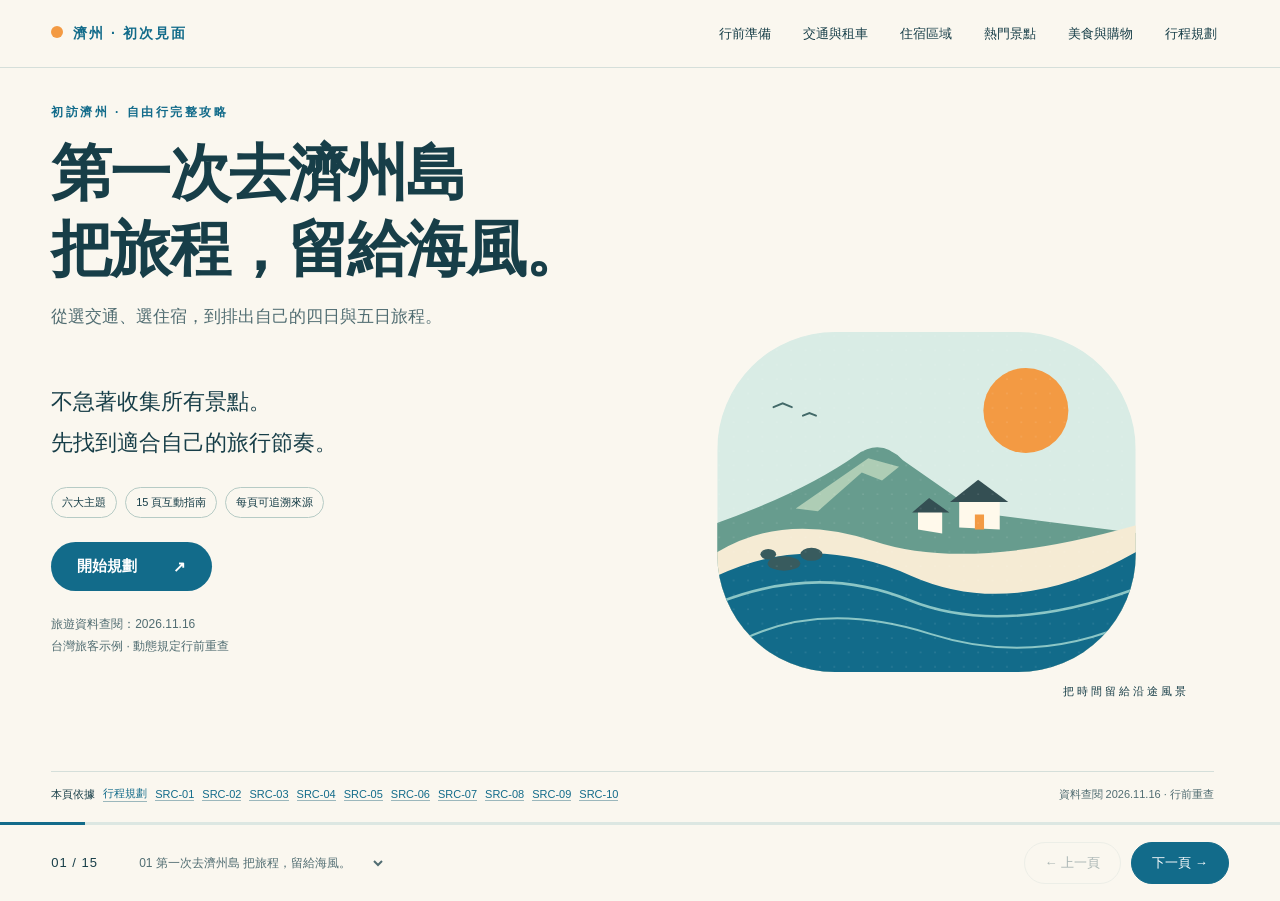
<file: index.html>
<!doctype html><html lang="zh-Hant"><head><meta charset="UTF-8"><meta name="viewport" content="width=device-width, initial-scale=1"><meta name="description" content="第一次去濟州島自由行：15頁互動指南，交通、住宿、景點與行程均可追溯至Wiki。"><title>第一次去濟州島自由行完整攻略</title><link rel="icon" href="assets/jeju-coast.svg" type="image/svg+xml"><link rel="stylesheet" href="assets/style.css"><script src="assets/app.js" defer></script></head><body><a class="skip-link" href="#reader">跳至簡報內容</a><header class="topbar"><a href="#slide-1" class="brand"><i aria-hidden="true"></i>濟州 · 初次見面</a><nav class="chapter-nav" aria-label="六大主題"><button data-chapter="3">行前準備</button><button data-chapter="4">交通與租車</button><button data-chapter="8">住宿區域</button><button data-chapter="9">熱門景點</button><button data-chapter="11">美食與購物</button><button data-chapter="12">行程規劃</button></nav></header><main id="reader" class="reader" tabindex="-1"><section class="slide cover" id="slide-1" data-title="第一次去濟州島 把旅程，留給海風。" aria-labelledby="title-1" ><header><p class="kicker">初訪濟州 · 自由行完整攻略</p><h1 id="title-1">第一次去濟州島<br>把旅程，留給海風。</h1><p class="lead">從選交通、選住宿，到排出自己的四日與五日旅程。</p></header><div class="slide-body"><div class="hero-layout"><div><p class="hero-copy">不急著收集所有景點。<br>先找到適合自己的旅行節奏。</p><div class="hero-pills"><span>六大主題</span><span>15 頁互動指南</span><span>每頁可追溯來源</span></div><button class="primary" data-go="2">開始規劃 <span aria-hidden="true">↗</span></button><p class="small">旅遊資料查閱：2026.11.16<br>台灣旅客示例 · 動態規定行前重查</p></div><figure class="hero-art"><img src="assets/jeju-coast.svg" alt="自製濟州海岸意象插畫：山丘、海浪、橘子色夕陽與小屋"><figcaption>把時間留給沿途風景</figcaption></figure></div></div><footer class="sources"><span>本頁依據</span><a href="wiki.html#topics/itinerary.md" target="_blank" rel="noopener">行程規劃</a><a href="wiki.html#sources/SRC-01.md" target="_blank" rel="noopener">SRC-01</a><a href="wiki.html#sources/SRC-02.md" target="_blank" rel="noopener">SRC-02</a><a href="wiki.html#sources/SRC-03.md" target="_blank" rel="noopener">SRC-03</a><a href="wiki.html#sources/SRC-04.md" target="_blank" rel="noopener">SRC-04</a><a href="wiki.html#sources/SRC-05.md" target="_blank" rel="noopener">SRC-05</a><a href="wiki.html#sources/SRC-06.md" target="_blank" rel="noopener">SRC-06</a><a href="wiki.html#sources/SRC-07.md" target="_blank" rel="noopener">SRC-07</a><a href="wiki.html#sources/SRC-08.md" target="_blank" rel="noopener">SRC-08</a><a href="wiki.html#sources/SRC-09.md" target="_blank" rel="noopener">SRC-09</a><a href="wiki.html#sources/SRC-10.md" target="_blank" rel="noopener">SRC-10</a><span class="source-date">資料查閱 2026.11.16 · 行前重查</span></footer></section>
<section class="slide " id="slide-2" data-title="先選區域，再選景點。" aria-labelledby="title-2" hidden><header><p class="kicker">01 · 認識濟州</p><h2 id="title-2">先選區域，再選景點。</h2><p class="lead">每天一個主要區域，是初訪規劃的起點。</p></header><div class="slide-body"><div class="split"><div class="island-map" aria-label="濟州四區位置示意"><div class="island-shape"></div><span class="north-mark">北 ↑</span><button data-region="0" class="pin north" aria-pressed="true">北部市區</button><button data-region="1" class="pin east" aria-pressed="false">東部</button><button data-region="2" class="pin west" aria-pressed="false">西部</button><button data-region="3" class="pin south" aria-pressed="false">南部</button><small>位置示意 · 非導航比例圖</small></div><div id="region-info" aria-live="polite"><span class="tag">北部市區</span><h3>市場與城市散步</h3><p>東門市場、中央地下街與七星路。抵達或離境日，依航班挑一個逛街點。</p></div></div><p class="note">編輯建議：先圈出每天的主活動，再放入可刪選項；不把全島排進同一天。</p></div><footer class="sources"><span>本頁依據</span><a href="wiki.html#topics/spots.md" target="_blank" rel="noopener">熱門景點</a><a href="wiki.html#topics/itinerary.md" target="_blank" rel="noopener">行程規劃</a><a href="wiki.html#sources/SRC-06.md" target="_blank" rel="noopener">SRC-06</a><a href="wiki.html#sources/SRC-09.md" target="_blank" rel="noopener">SRC-09</a><a href="wiki.html#sources/SRC-10.md" target="_blank" rel="noopener">SRC-10</a><span class="source-date">資料查閱 2026.11.16 · 行前重查</span></footer></section>
<section class="slide " id="slide-3" data-title="出發前，先完成這三件事。" aria-labelledby="title-3" hidden><header><p class="kicker">02 · 行前準備</p><h2 id="title-3">出發前，先完成這三件事。</h2><p class="lead">證件、申報、連線。先準備好，落地就少一點慌張。</p></header><div class="slide-body"><div class="grid"><article class="card"><span class="tag">官方資料 · SRC-02</span><h3>核對證件</h3><p>BOCA 頁面載台灣觀光旅客可享 90 天免簽、護照效期六個月以上。依實際國籍與目的再向代表部、航空公司確認。</p></article><article class="card"><span class="tag">官方資料 · SRC-02</span><h3>分清兩種申報</h3><p>K-ETA 與電子入境卡是不同制度。電子入境卡免費，韓國時間抵達前三日起可填，送出逾 72 小時失效；有效 K-ETA 等另有豁免。</p></article><article class="card"><span class="tag">作者建議 · SRC-10</span><h3>連線與衣物</h3><p>比較 eSIM、實體 SIM、分享器並確認手機支援。春秋薄外套、夏季防曬、冬季保暖，仍依出發前預報調整。</p></article></div><p class="note"><strong>日期要看清楚：</strong>台灣適用的 K-ETA 暫免措施公告至 2026-12-31，不能直接延伸到 2027。</p><div class="checklist"><label><input type="checkbox" data-check="prep-0"><span>已核對護照與出發日適用規定</span></label><label><input type="checkbox" data-check="prep-1"><span>已確認需要填寫的入境資料</span></label><label><input type="checkbox" data-check="prep-2"><span>已確認手機方案與行李</span></label></div><p class="small">勾選表示你的自查進度，並非入境資格審核；紙本卡現場適用性、Q-CODE 與攜藥個案仍須另查。</p></div><footer class="sources"><span>本頁依據</span><a href="wiki.html#topics/prep.md" target="_blank" rel="noopener">行前準備</a><a href="wiki.html#sources/SRC-01.md" target="_blank" rel="noopener">SRC-01</a><a href="wiki.html#sources/SRC-02.md" target="_blank" rel="noopener">SRC-02</a><a href="wiki.html#sources/SRC-10.md" target="_blank" rel="noopener">SRC-10</a><span class="source-date">資料查閱 2026.11.16 · 行前重查</span></footer></section>
<section class="slide " id="slide-4" data-title="選交通，也是在選旅行節奏。" aria-labelledby="title-4" hidden><header><p class="kicker">03 · 交通與租車</p><h2 id="title-4">選交通，也是在選旅行節奏。</h2><p class="lead">自駕與大眾運輸各有取捨，先想好自己願意處理哪些事。</p></header><div class="slide-body"><div class="switcher" data-switcher="transport"><div class="choices" role="group" aria-label="選擇顯示內容"><button type="button" data-choice="0" aria-pressed="true">自駕</button><button type="button" data-choice="1" aria-pressed="false">大眾運輸</button></div><div class="choice-panel" data-panel="0" ><div class="grid"><article class="card"><span class="tag">彈性安排</span><h3>適合的旅行方式</h3><p>依同行者需要調整停留，串接郊區景點。</p></article><article class="card"><span class="tag">準備責任</span><h3>要承擔的準備</h3><p>核對資格與保險，處理駕駛疲勞、停車、油量及事故。</p></article></div></div><div class="choice-panel" data-panel="1" hidden><div class="grid"><article class="card"><span class="tag">按區域慢遊</span><h3>適合的旅行方式</h3><p>願意減少景點、配合班表，慢慢看沿途。</p></article><article class="card"><span class="tag">班表優先</span><h3>要承擔的準備</h3><p>先查站名、轉乘與回程末班；預留候車及步行時間。</p></article></div></div></div><div class="ribbon"><strong>也可以混合搭配</strong><p>公車走主要路段，計程車補最後一段；不開車也可核對一日遊的集合點、費用與取消條件。</p></div><p class="note">依 Wiki 整理的選擇建議，不是即時報價或最便宜方案。郊區不能保證隨叫隨有車。</p></div><footer class="sources"><span>本頁依據</span><a href="wiki.html#topics/transport.md" target="_blank" rel="noopener">交通與租車</a><a href="wiki.html#sources/SRC-03.md" target="_blank" rel="noopener">SRC-03</a><a href="wiki.html#sources/SRC-06.md" target="_blank" rel="noopener">SRC-06</a><a href="wiki.html#sources/SRC-07.md" target="_blank" rel="noopener">SRC-07</a><span class="source-date">資料查閱 2026.11.16 · 行前重查</span></footer></section>
<section class="slide " id="slide-5" data-title="能不能開，和能不能租，是兩個問題。" aria-labelledby="title-5" hidden><header><p class="kicker">03 · 交通與租車</p><h2 id="title-5">能不能開，和能不能租，是兩個問題。</h2><p class="lead">先看官方駕照互惠，再看你要租的車與合約。</p></header><div class="slide-body"><div class="grid"><article class="card"><span class="tag">SRC-01</span><h3>官方互惠</h3><p>2022-02-17 起，短期赴韓旅客可持有效台灣 IDP 駕駛自用小客車。不能由此推論機車或所有大型車資格。</p></article><article class="card"><span class="tag">業者條件 · SRC-05</span><h3>LOTTE 租車例子</h3><p>網頁列取車時 21～79 歲；九人座以下資格表列 IDP B／D／E。取車需有效護照與 IDP 正本，不接受照片或影本。</p></article></div><details><summary>付款與駕齡：不要套用舊口訣</summary><p>LOTTE 頁面列承租人、駕駛或同行者名下金融卡／信用卡，不收現金。卡片接受性與押金依合約確認；不能把韓國駕照年資條件泛化到所有外籍 IDP 駕駛。</p></details><details><summary>CDW 是什麼？</summary><p>CDW 是租用車損害的責任減免。先確認列名駕駛、自負額與停駛營業損失；LOTTE 濟州 Zero Excess 方案列停駛補償免收，但違規等情形可能失去保障。</p></details><p class="note"><strong>Zero Excess 不等於任何事故零支出。</strong>輪胎、玻璃、底盤與單車事故等除外責任，必須逐項問清楚。以上只是 LOTTE 查閱例子，不代表所有租車公司。</p></div><footer class="sources"><span>本頁依據</span><a href="wiki.html#topics/transport.md" target="_blank" rel="noopener">交通與租車</a><a href="wiki.html#topics/prep.md" target="_blank" rel="noopener">行前準備</a><a href="wiki.html#sources/SRC-01.md" target="_blank" rel="noopener">SRC-01</a><a href="wiki.html#sources/SRC-05.md" target="_blank" rel="noopener">SRC-05</a><span class="source-date">資料查閱 2026.11.16 · 行前重查</span></footer></section>
<section class="slide " id="slide-6" data-title="取車仔細一點，上路從容一點。" aria-labelledby="title-6" hidden><header><p class="kicker">03 · 自駕實務</p><h2 id="title-6">取車仔細一點，上路從容一點。</h2><p class="lead">照片、號誌、燃料與合約，是四個實用檢查點。</p></header><div class="slide-body"><div class="grid"><article class="card"><span class="tag">01</span><h3>取車</h3><p>與工作人員驗車；拍下刮傷、輪胎及油量，確認燈光、雨刷、導航與列名駕駛。</p></article><article class="card"><span class="tag">02</span><h3>路上</h3><p>導航核對位置與入口。油種看車輛及租約，不靠油槍顏色；不熟悉機台就請站員協助。</p></article><article class="card"><span class="tag">03</span><h3>還車</h3><p>依合約補油，驗車、交鑰匙、確認追加費用。LOTTE 燃油車列滿油取還，另留機場交通緩衝。</p></article></div><div class="quiz"><span class="tag">右轉情境題 · SRC-04</span><h3>前方紅燈、沒有行人，能直接右轉嗎？</h3><div class="choices"><button data-answer="wrong">沒有行人就直接轉</button><button data-answer="right">先停車，再判斷</button></div><p id="quiz-feedback" aria-live="polite">選一個答案，看看官方規範的提醒。</p></div><details><summary>行人與專用號誌，也要一起判斷</summary><p>無右轉專用號誌時，前方車輛號誌紅燈須先在停止線或行人穿越道前停車。右轉途中有正在或準備穿越的行人須停讓；有專用號誌則依綠箭頭。依警察廳2023公告，行前重查變更。</p></details><p class="note">事故準備：先顧人身安全、需要時聯絡救援，再通知租車公司；安全許可下保存紀錄，依租約處理。</p></div><footer class="sources"><span>本頁依據</span><a href="wiki.html#topics/transport.md" target="_blank" rel="noopener">交通與租車</a><a href="wiki.html#sources/SRC-04.md" target="_blank" rel="noopener">SRC-04</a><a href="wiki.html#sources/SRC-05.md" target="_blank" rel="noopener">SRC-05</a><a href="wiki.html#sources/SRC-06.md" target="_blank" rel="noopener">SRC-06</a><span class="source-date">資料查閱 2026.11.16 · 行前重查</span></footer></section>
<section class="slide " id="slide-7" data-title="不開車，就先把回程查好。" aria-labelledby="title-7" hidden><header><p class="kicker">03 · 公車與計程車</p><h2 id="title-7">不開車，就先把回程查好。</h2><p class="lead">公車、步行與計程車，可以組合成自己的慢遊路線。</p></header><div class="slide-body"><div class="bus-key"><span><i class="red"></i>1xx 急行</span><span><i class="blue"></i>2xx／3xx／5xx 一般</span><span><i class="green"></i>4xx／6xx／7xx 支線</span><span><i class="orange"></i>810 東部 · 820 西部</span></div><ol class="steps"><li><b>準備交通卡</b><span>官方資料列市區公車無現金營運；T-money 是常見選項。</span></li><li><b>確認方向與站名</b><span>可用 Naver Map／KakaoMap 查路線，不能只看車身顏色。</span></li><li><b>上下車感應</b><span>下車感應與轉乘有關；票價及優惠行前重查。</span></li><li><b>回程一起查</b><span>記下回程站名與末班，到站前按下車鈴。</span></li></ol><div class="switcher" data-switcher="bus"><div class="choices" role="group" aria-label="選擇顯示內容"><button type="button" data-choice="0" aria-pressed="true">市區</button><button type="button" data-choice="1" aria-pressed="false">郊區</button></div><div class="choice-panel" data-panel="0" ><p>以住宿附近的站牌與活動範圍安排；機場到飯店是否直達，按當日路線查詢。</p></div><div class="choice-panel" data-panel="1" hidden><p>先查兩個方向的班表。810／820只在路線吻合時使用；計程車可補充，但不保證立即叫到。</p></div></div><p class="note">作者記錄 Uber、Kakao Taxi 與住宿代叫車經驗；帳號驗證、境外卡付款與當地叫車成功率，本專案未實測。</p><button class="text-button" data-go="4">回看交通比較 ↗</button></div><footer class="sources"><span>本頁依據</span><a href="wiki.html#topics/transport.md" target="_blank" rel="noopener">交通與租車</a><a href="wiki.html#sources/SRC-03.md" target="_blank" rel="noopener">SRC-03</a><a href="wiki.html#sources/SRC-07.md" target="_blank" rel="noopener">SRC-07</a><span class="source-date">資料查閱 2026.11.16 · 行前重查</span></footer></section>
<section class="slide " id="slide-8" data-title="住哪裡，讓每天少繞一點路？" aria-labelledby="title-8" hidden><header><p class="kicker">04 · 住宿區域</p><h2 id="title-8">住哪裡，讓每天少繞一點路？</h2><p class="lead">先選基地，再挑飯店。以下是作者觀察與編輯建議。</p></header><div class="slide-body"><div class="switcher" data-switcher="stay"><div class="choices" role="group" aria-label="選擇顯示內容"><button type="button" data-choice="0" aria-pressed="true">購物</button><button type="button" data-choice="1" aria-pressed="false">市區逛吃</button><button type="button" data-choice="2" aria-pressed="false">南部活動</button><button type="button" data-choice="3" aria-pressed="false">度假</button></div><div class="choice-panel" data-panel="0" ><article class="card"><span class="tag">北部基地</span><h3>新濟州市／蓮洞</h3><p>以商圈與餐飲機能為重點。逐間確認站牌、地址與停車；不保證所有飯店交通都一樣方便。</p></article></div><div class="choice-panel" data-panel="1" hidden><article class="card"><span class="tag">北部基地</span><h3>舊濟州市／塔洞</h3><p>靠東門市場、七星路與海邊的遊覽素材。確認房型、建物狀況與噪音需求。</p></article></div><div class="choice-panel" data-panel="2" hidden><article class="card"><span class="tag">南部基地</span><h3>西歸浦市區</h3><p>可配每日偶來市場與南部遊覽；同時安排回北部搭機的交通。</p></article></div><div class="choice-panel" data-panel="3" hidden><article class="card"><span class="tag">度假取向</span><h3>中文觀光區</h3><p>適合把飯店休息也排進行程。與西歸浦市區是不同位置，訂房時請核對實際地址。</p></article></div></div><div class="ribbon"><strong>想住城山或涯月？</strong><p>可依東部或西部主活動考慮基地，這是位置推論。先查去回程、最近站牌與行李移動，再看房間照片。</p></div><details><summary>訂房前問這四件事</summary><p>實際地址與集合點距離、停車是否需預約與收費、入住人數與床型、含稅總價及取消條件。本文未提供即時房價、空房或車程保證。</p></details></div><footer class="sources"><span>本頁依據</span><a href="wiki.html#topics/stay.md" target="_blank" rel="noopener">住宿區域</a><a href="wiki.html#sources/SRC-08.md" target="_blank" rel="noopener">SRC-08</a><a href="wiki.html#sources/SRC-10.md" target="_blank" rel="noopener">SRC-10</a><span class="source-date">資料查閱 2026.11.16 · 行前重查</span></footer></section>
<section class="slide " id="slide-9" data-title="城山或牛島，挑一個當今天的主角。" aria-labelledby="title-9" hidden><header><p class="kicker">05 · 東部景點</p><h2 id="title-9">城山或牛島，挑一個當今天的主角。</h2><p class="lead">一天有一個期待，就不用每一站都匆匆離開。</p></header><div class="slide-body"><div class="switcher" data-switcher="east"><div class="choices" role="group" aria-label="選擇顯示內容"><button type="button" data-choice="0" aria-pressed="true">城山為主</button><button type="button" data-choice="1" aria-pressed="false">牛島為主</button></div><div class="choice-panel" data-panel="0" ><article class="card"><span class="tag">編輯示範</span><h3>城山日出峰 → 保留彈性</h3><p>先確認步道開放與天候；有餘裕再考慮涉地可支。沒有必須同日全部完成的清單。</p></article></div><div class="choice-panel" data-panel="1" hidden><article class="card"><span class="tag">編輯示範</span><h3>先查船班 → 再排島上行程</h3><p>去程、回程和當日航行情況先確認。租用車能否上船、島上可租車種與駕照條件另查，不能直接套用台韓小客車互惠。</p></article></div></div><div class="landscape east-scene" aria-hidden="true"><div class="sun"></div><div class="peak"></div><div class="sea-line"></div></div><p class="note">景點名單有來源；門票、船班、海女表演時段與當日開放狀態尚待查證，不在這裡提供保證。</p></div><footer class="sources"><span>本頁依據</span><a href="wiki.html#topics/spots.md" target="_blank" rel="noopener">熱門景點</a><a href="wiki.html#topics/itinerary.md" target="_blank" rel="noopener">行程規劃</a><a href="wiki.html#sources/SRC-06.md" target="_blank" rel="noopener">SRC-06</a><a href="wiki.html#sources/SRC-09.md" target="_blank" rel="noopener">SRC-09</a><span class="source-date">資料查閱 2026.11.16 · 行前重查</span></footer></section>
<section class="slide " id="slide-10" data-title="西部看海，南部看地景。" aria-labelledby="title-10" hidden><header><p class="kicker">05 · 西部與南部</p><h2 id="title-10">西部看海，南部看地景。</h2><p class="lead">兩種節奏，分成不同日的候選。</p></header><div class="slide-body"><div class="grid"><article class="card scenic"><span class="tag">西部海岸</span><h3>涯月 × 挾才</h3><p>從咖啡街與海邊選擇活動，留時間散步或坐下休息。</p><details><summary>出發前確認</summary><p>查當天天候、店家開放、停車與去回程。不把任何咖啡店「都不踩雷」當成事實。</p></details></article><article class="card scenic mint"><span class="tag">南部景觀</span><h3>柱狀節理 × 正房瀑布</h3><p>選一個自然景點，再搭配西歸浦市區或中文觀光區休息。</p><details><summary>出發前確認</summary><p>查步道與景區開放、門票及交通。這些是候選組合，不是同一天全走完的承諾。</p></details></article></div><p class="note">遇到關閉或天候不適，就減少活動；另一個未確認開放的景點，也不能當保證備案。</p></div><footer class="sources"><span>本頁依據</span><a href="wiki.html#topics/spots.md" target="_blank" rel="noopener">熱門景點</a><a href="wiki.html#sources/SRC-06.md" target="_blank" rel="noopener">SRC-06</a><a href="wiki.html#sources/SRC-09.md" target="_blank" rel="noopener">SRC-09</a><a href="wiki.html#sources/SRC-10.md" target="_blank" rel="noopener">SRC-10</a><span class="source-date">資料查閱 2026.11.16 · 行前重查</span></footer></section>
<section class="slide " id="slide-11" data-title="從一餐、一個市場，認識濟州。" aria-labelledby="title-11" hidden><header><p class="kicker">06 · 美食與購物</p><h2 id="title-11">從一餐、一個市場，認識濟州。</h2><p class="lead">先選喜歡的類型，再看當天的店家與菜單。</p></header><div class="slide-body"><div class="switcher" data-switcher="food"><div class="choices" role="group" aria-label="選擇顯示內容"><button type="button" data-choice="0" aria-pressed="true">餐點</button><button type="button" data-choice="1" aria-pressed="false">市場</button><button type="button" data-choice="2" aria-pressed="false">伴手禮</button></div><div class="choice-panel" data-panel="0" ><div class="grid"><article class="card"><span class="tag">SRC-10</span><h3>濟州風味選項</h3><p>黑豬肉、豬肉湯麵、鮑魚飯捲，是攻略中的飲食選項。</p></article><article class="card"><span class="tag">SRC-10 官方補充</span><h3>海味料理</h3><p>官方飲食介紹列白帶魚料理、鮑魚鍋與海膽海帶湯。口味與份量仍依店家而異。</p></article></div></div><div class="choice-panel" data-panel="1" hidden><div class="grid"><article class="card"><span class="tag">編輯搭配</span><h3>北部 · 東門市場</h3><p>可配舊市區／七星路，選一餐或一段購物時間。</p></article><article class="card"><span class="tag">編輯搭配</span><h3>南部 · 每日偶來市場</h3><p>可配西歸浦住宿或南部行程；不保證每攤都在同一時間營業。</p></article></div></div><div class="choice-panel" data-panel="2" hidden><div class="grid"><article class="card"><span class="tag">個人偏好</span><h3>柑橘與綠茶</h3><p>柑橘製品、綠茶、巧克力可作選購方向，庫存與價格以現場為準。</p></article><article class="card"><span class="tag">編輯提醒</span><h3>帶一點島嶼記憶</h3><p>石頭爺爺周邊也是選項；買之前確認成分、保存期限與回台攜帶規範。</p></article></div></div></div><p class="note">推薦不等於實吃評分。免稅購買資格與提貨條件另查；韓國入境免稅額也不等於回台額度。</p></div><footer class="sources"><span>本頁依據</span><a href="wiki.html#topics/food.md" target="_blank" rel="noopener">美食與購物</a><a href="wiki.html#sources/SRC-08.md" target="_blank" rel="noopener">SRC-08</a><a href="wiki.html#sources/SRC-09.md" target="_blank" rel="noopener">SRC-09</a><a href="wiki.html#sources/SRC-10.md" target="_blank" rel="noopener">SRC-10</a><span class="source-date">資料查閱 2026.11.16 · 行前重查</span></footer></section>
<section class="slide " id="slide-12" data-title="四天三夜，先抓住旅程的骨架。" aria-labelledby="title-12" hidden><header><p class="kicker">07 · 行程規劃</p><h2 id="title-12">四天三夜，先抓住旅程的骨架。</h2><p class="lead">一天一個核心活動，其他都可以是選項。</p></header><div class="slide-body"><div class="timeline"><details class="day"><summary><span>第一天</span><b>抵達・北部市區</b></summary><p>住宿、用餐先安頓。有餘裕再選東門市場或七星路，不硬塞抵達日。</p></details><details class="day"><summary><span>第二天</span><b>東部・選一位主角</b></summary><p>城山日出峰或牛島擇一作主活動；牛島先查船班，不預設再塞滿涉地可支。</p></details><details class="day"><summary><span>第三天</span><b>南部・景觀與市場</b></summary><p>柱狀節理或正房瀑布擇一，再配西歸浦市場；交通不合適就減為市區慢遊。</p></details><details class="day"><summary><span>第四天</span><b>退房・還車・返程</b></summary><p>依航班留白，安排還車查驗與機場移動；不再增加遠距景點。</p></details></div><p class="note"><strong>編輯示範，未實測交通時間。</strong>點開每天看核心與可刪選項；去回程、營業與預約須行前確認。</p><button class="primary" data-go="13">有五天？加一點留白 ↗</button></div><footer class="sources"><span>本頁依據</span><a href="wiki.html#topics/itinerary.md" target="_blank" rel="noopener">行程規劃</a><a href="wiki.html#sources/SRC-05.md" target="_blank" rel="noopener">SRC-05</a><a href="wiki.html#sources/SRC-06.md" target="_blank" rel="noopener">SRC-06</a><a href="wiki.html#sources/SRC-09.md" target="_blank" rel="noopener">SRC-09</a><a href="wiki.html#sources/SRC-10.md" target="_blank" rel="noopener">SRC-10</a><span class="source-date">資料查閱 2026.11.16 · 行前重查</span></footer></section>
<section class="slide " id="slide-13" data-title="多一天，把西部也放進選項。" aria-labelledby="title-13" hidden><header><p class="kicker">07 · 五天四夜</p><h2 id="title-13">多一天，把西部也放進選項。</h2><p class="lead">增加的是留白，不是非完成不可的景點數。</p></header><div class="slide-body"><div class="route"><span>01 北部</span><i>→</i><span>02 東部</span><i>→</i><span>03 南部</span><i>→</i><span>04 西部</span><i>→</i><span>05 返程</span></div><div class="switcher" data-switcher="itinerary"><div class="choices" role="group" aria-label="選擇顯示內容"><button type="button" data-choice="0" aria-pressed="true">自駕</button><button type="button" data-choice="1" aria-pressed="false">不自駕</button></div><div class="choice-panel" data-panel="0" ><h3>依基地安排，不必每天換宿</h3><p>前兩天沿用四日版；第三天南部可留宿，第四天從涯月／挾才選活動，再回北部基地。若不換宿，就減少遠距景點。</p></div><div class="choice-panel" data-panel="1" hidden><h3>一天一區，班表先決</h3><p>先查兩個方向的公車。往返不合適就移宿、減點或核對一日遊；偏遠回程不押在臨時叫車一定成功。</p></div></div><p class="note">順時針只是示意，逆時針也可依住宿與預約調整；沒有哪個方向必然更快的證據。編輯示範，未實測交通時間。</p><button class="text-button" data-go="12">↖ 回看四天三夜</button></div><footer class="sources"><span>本頁依據</span><a href="wiki.html#topics/itinerary.md" target="_blank" rel="noopener">行程規劃</a><a href="wiki.html#topics/stay.md" target="_blank" rel="noopener">住宿區域</a><a href="wiki.html#sources/SRC-03.md" target="_blank" rel="noopener">SRC-03</a><a href="wiki.html#sources/SRC-06.md" target="_blank" rel="noopener">SRC-06</a><a href="wiki.html#sources/SRC-07.md" target="_blank" rel="noopener">SRC-07</a><a href="wiki.html#sources/SRC-08.md" target="_blank" rel="noopener">SRC-08</a><a href="wiki.html#sources/SRC-10.md" target="_blank" rel="noopener">SRC-10</a><span class="source-date">資料查閱 2026.11.16 · 行前重查</span></footer></section>
<section class="slide " id="slide-14" data-title="準備好，再出發。" aria-labelledby="title-14" hidden><header><p class="kicker">08 · 行前最後確認</p><h2 id="title-14">準備好，再出發。</h2><p class="lead">把還不確定的事，變成出發前的檢查清單。</p></header><div class="slide-body"><div class="checklist"><label><input type="checkbox" data-check="final-0"><span>核對入境日期、護照與適用申報</span></label><label><input type="checkbox" data-check="final-1"><span>讀完租車合約、駕駛名單與保險除外責任</span></label><label><input type="checkbox" data-check="final-2"><span>確認住宿地址、站牌或停車條件</span></label><label><input type="checkbox" data-check="final-3"><span>查公車回程／船班與景點開放</span></label><label><input type="checkbox" data-check="final-4"><span>看天氣預報，保留刪減與休息空間</span></label><label><input type="checkbox" data-check="final-5"><span>預留還車結算與機場移動時間</span></label></div><p id="check-progress" role="status">已完成 0／6 項自查</p><button id="reset-checks" class="text-button">清除此頁勾選</button><div class="grid"><article class="card"><h3>已查證範圍</h3><p>Wiki 已讀來源的限定內容，不保證未來不變。</p></article><article class="card"><h3>行前重查</h3><p>班表、船班、營業、房價與動態政策。</p></article><article class="card"><h3>尚未實測</h3><p>旅途中駕車、叫車、付款與入境申報操作。</p></article></div><p class="note">勾選只表示你的準備進度，不更改 Wiki 查證狀態。遇停航或關閉，先刪掉該活動。</p></div><footer class="sources"><span>本頁依據</span><a href="wiki.html#topics/prep.md" target="_blank" rel="noopener">行前準備</a><a href="wiki.html#topics/transport.md" target="_blank" rel="noopener">交通與租車</a><a href="wiki.html#topics/itinerary.md" target="_blank" rel="noopener">行程規劃</a><a href="wiki.html#sources/SRC-02.md" target="_blank" rel="noopener">SRC-02</a><a href="wiki.html#sources/SRC-03.md" target="_blank" rel="noopener">SRC-03</a><a href="wiki.html#sources/SRC-05.md" target="_blank" rel="noopener">SRC-05</a><a href="wiki.html#sources/SRC-10.md" target="_blank" rel="noopener">SRC-10</a><span class="source-date">資料查閱 2026.11.16 · 行前重查</span></footer></section>
<section class="slide " id="slide-15" data-title="每一個重點，都有回去查的地方。" aria-labelledby="title-15" hidden><header><p class="kicker">09 · 參考資料</p><h2 id="title-15">每一個重點，都有回去查的地方。</h2><p class="lead">官方規範、業者條款與旅行心得，分開閱讀。</p></header><div class="slide-body"><div id="references" class="references"><details><summary><span class="ref-id">SRC-01</span>主要國家(地區)對我國國際、國內駕駛執照使用情形——大韓民國（韓國）</summary><p>中華民國交通部公路局 (THB)<br>發布日期：未知 · 查閱：2026-11-16</p><a href="wiki.html#sources/SRC-01.md" target="_blank" rel="noopener">來源筆記與更新日期 ↗</a> · <a href="https://www.thb.gov.tw/cp.aspx?n=302" target="_blank" rel="noopener">原網站 ↗</a></details><details><summary><span class="ref-id">SRC-02</span>大韓民國（Korea）簽證及入境須知</summary><p>中華民國外交部領事事務局 (BOCA)<br>發布日期：未知 · 查閱：2026-11-16</p><a href="wiki.html#sources/SRC-02.md" target="_blank" rel="noopener">來源筆記與更新日期 ↗</a> · <a href="https://www.boca.gov.tw/sp-foof-countrycp-01-2-aff61-1.html" target="_blank" rel="noopener">原網站 ↗</a></details><details><summary><span class="ref-id">SRC-03</span>濟州島的公共交通 (Public Transportation in Jeju)</summary><p>Visit Jeju 濟州特別自治道觀光公社<br>發布日期：未知 · 查閱：2026-11-16</p><a href="wiki.html#sources/SRC-03.md" target="_blank" rel="noopener">來源筆記與更新日期 ↗</a> · <a href="https://www.visitjeju.net/zh/detail/view?contentsid=CNTS_200000000012534" target="_blank" rel="noopener">原網站 ↗</a></details><details><summary><span class="ref-id">SRC-04</span>Guide &amp; Maps 入口查核；以警察廳右轉規範替代未取得之自駕手冊</summary><p>Visit Jeju；韓國警察廳（政策簡報平台）<br>發布日期：2023-04-21 · 查閱：2026-11-16</p><a href="wiki.html#sources/SRC-04.md" target="_blank" rel="noopener">來源筆記與更新日期 ↗</a> · <a href="https://www.korea.kr/news/policyNewsView.do?newsId=148914126" target="_blank" rel="noopener">原網站 ↗</a></details><details><summary><span class="ref-id">SRC-05</span>Rental information</summary><p>LOTTE rent-a-car<br>發布日期：未知 · 查閱：2026-11-16</p><a href="wiki.html#sources/SRC-05.md" target="_blank" rel="noopener">來源筆記與更新日期 ↗</a> · <a href="https://www.lotterentacar.net/hp/eng/reservation/shortInfo/pay.do" target="_blank" rel="noopener">原網站 ↗</a></details><details><summary><span class="ref-id">SRC-06</span>濟州島自駕遊攻略》濟州島自駕租車/駕照/導航/停車/加油方式一次看</summary><p>KKday 編輯部（未辨識個別署名）<br>發布日期：未知 · 查閱：2026-11-16</p><a href="wiki.html#sources/SRC-06.md" target="_blank" rel="noopener">來源筆記與更新日期 ↗</a> · <a href="https://www.kkday.com/zh-tw/blog/207768/asia-korea-jeju-island-road-trip" target="_blank" rel="noopener">原網站 ↗</a></details><details><summary><span class="ref-id">SRC-07</span>【濟州島交通】公車巴士多少錢/搭乘方式/好用APP，不開車必看！</summary><p>嗯嗯。莉莉嗯<br>發布日期：2024-01-28 · 查閱：2026-11-16</p><a href="wiki.html#sources/SRC-07.md" target="_blank" rel="noopener">來源筆記與更新日期 ↗</a> · <a href="https://lillian.tw/jeju_traffic/" target="_blank" rel="noopener">原網站 ↗</a></details><details><summary><span class="ref-id">SRC-08</span>【2026濟州島住宿】10家韓國濟州飯店推薦：新舊城區＆西歸浦住宿實住攻略</summary><p>Mimi韓<br>發布日期：2026-05-18 · 查閱：2026-11-16</p><a href="wiki.html#sources/SRC-08.md" target="_blank" rel="noopener">來源筆記與更新日期 ↗</a> · <a href="https://mimigo.tw/jeju-hotel/" target="_blank" rel="noopener">原網站 ↗</a></details><details><summary><span class="ref-id">SRC-09</span>【濟州島景點】20個韓國濟州島自由行好玩景點推薦、旅遊行程＆優惠票券攻略</summary><p>Mimi韓<br>發布日期：2026-04-20 · 查閱：2026-11-16</p><a href="wiki.html#sources/SRC-09.md" target="_blank" rel="noopener">來源筆記與更新日期 ↗</a> · <a href="https://mimigo.tw/jeju-travel/" target="_blank" rel="noopener">原網站 ↗</a></details><details><summary><span class="ref-id">SRC-10</span>【濟州島自由行2026】TOP10濟州島必去景點推薦！行程規劃、美食、交通全收錄</summary><p>BringYou／飄兒<br>發布日期：未知 · 查閱：2026-11-16</p><a href="wiki.html#sources/SRC-10.md" target="_blank" rel="noopener">來源筆記與更新日期 ↗</a> · <a href="https://www.bring-you.info/zh-tw/jeju-island-travel-guide" target="_blank" rel="noopener">原網站 ↗</a></details></div><p class="note">SRC-04 原自駕手冊未取得，改採警察廳公告；SRC-08／09 已轉址至同作者新網域；SRC-10 後續直連受限，只採已讀段落。</p><div class="end-actions"><button class="primary" data-go="1">回到首頁 ↗</button><a href="wiki.html" target="_blank" rel="noopener">閱讀完整 Wiki ↗</a></div></div><footer class="sources"><span>本頁依據</span><a href="wiki.html#topics/prep.md" target="_blank" rel="noopener">行前準備</a><a href="wiki.html#topics/transport.md" target="_blank" rel="noopener">交通與租車</a><a href="wiki.html#topics/stay.md" target="_blank" rel="noopener">住宿區域</a><a href="wiki.html#topics/spots.md" target="_blank" rel="noopener">熱門景點</a><a href="wiki.html#topics/food.md" target="_blank" rel="noopener">美食與購物</a><a href="wiki.html#topics/itinerary.md" target="_blank" rel="noopener">行程規劃</a><a href="wiki.html#sources/SRC-01.md" target="_blank" rel="noopener">SRC-01</a><a href="wiki.html#sources/SRC-02.md" target="_blank" rel="noopener">SRC-02</a><a href="wiki.html#sources/SRC-03.md" target="_blank" rel="noopener">SRC-03</a><a href="wiki.html#sources/SRC-04.md" target="_blank" rel="noopener">SRC-04</a><a href="wiki.html#sources/SRC-05.md" target="_blank" rel="noopener">SRC-05</a><a href="wiki.html#sources/SRC-06.md" target="_blank" rel="noopener">SRC-06</a><a href="wiki.html#sources/SRC-07.md" target="_blank" rel="noopener">SRC-07</a><a href="wiki.html#sources/SRC-08.md" target="_blank" rel="noopener">SRC-08</a><a href="wiki.html#sources/SRC-09.md" target="_blank" rel="noopener">SRC-09</a><a href="wiki.html#sources/SRC-10.md" target="_blank" rel="noopener">SRC-10</a><span class="source-date">資料查閱 2026.11.16 · 行前重查</span></footer></section><noscript><p>互動功能需要啟用 JavaScript；<a href="wiki.html">也可以閱讀完整 Wiki</a>。</p></noscript></main><footer class="bottom-bar"><div class="progress-track" aria-hidden="true"><div class="progress-fill"></div></div><span id="page-counter" class="page-counter">01 / 15</span><label for="page-select" class="sr-only">跳至頁面</label><select id="page-select" class="page-select"><option value="1">01 第一次去濟州島 把旅程，留給海風。</option><option value="2">02 先選區域，再選景點。</option><option value="3">03 出發前，先完成這三件事。</option><option value="4">04 選交通，也是在選旅行節奏。</option><option value="5">05 能不能開，和能不能租，是兩個問題。</option><option value="6">06 取車仔細一點，上路從容一點。</option><option value="7">07 不開車，就先把回程查好。</option><option value="8">08 住哪裡，讓每天少繞一點路？</option><option value="9">09 城山或牛島，挑一個當今天的主角。</option><option value="10">10 西部看海，南部看地景。</option><option value="11">11 從一餐、一個市場，認識濟州。</option><option value="12">12 四天三夜，先抓住旅程的骨架。</option><option value="13">13 多一天，把西部也放進選項。</option><option value="14">14 準備好，再出發。</option><option value="15">15 每一個重點，都有回去查的地方。</option></select><div class="pager"><button id="previous" disabled>← 上一頁</button><button id="next">下一頁 →</button></div></footer><div id="page-status" class="sr-only" role="status" aria-live="polite"></div></body></html>
</file>
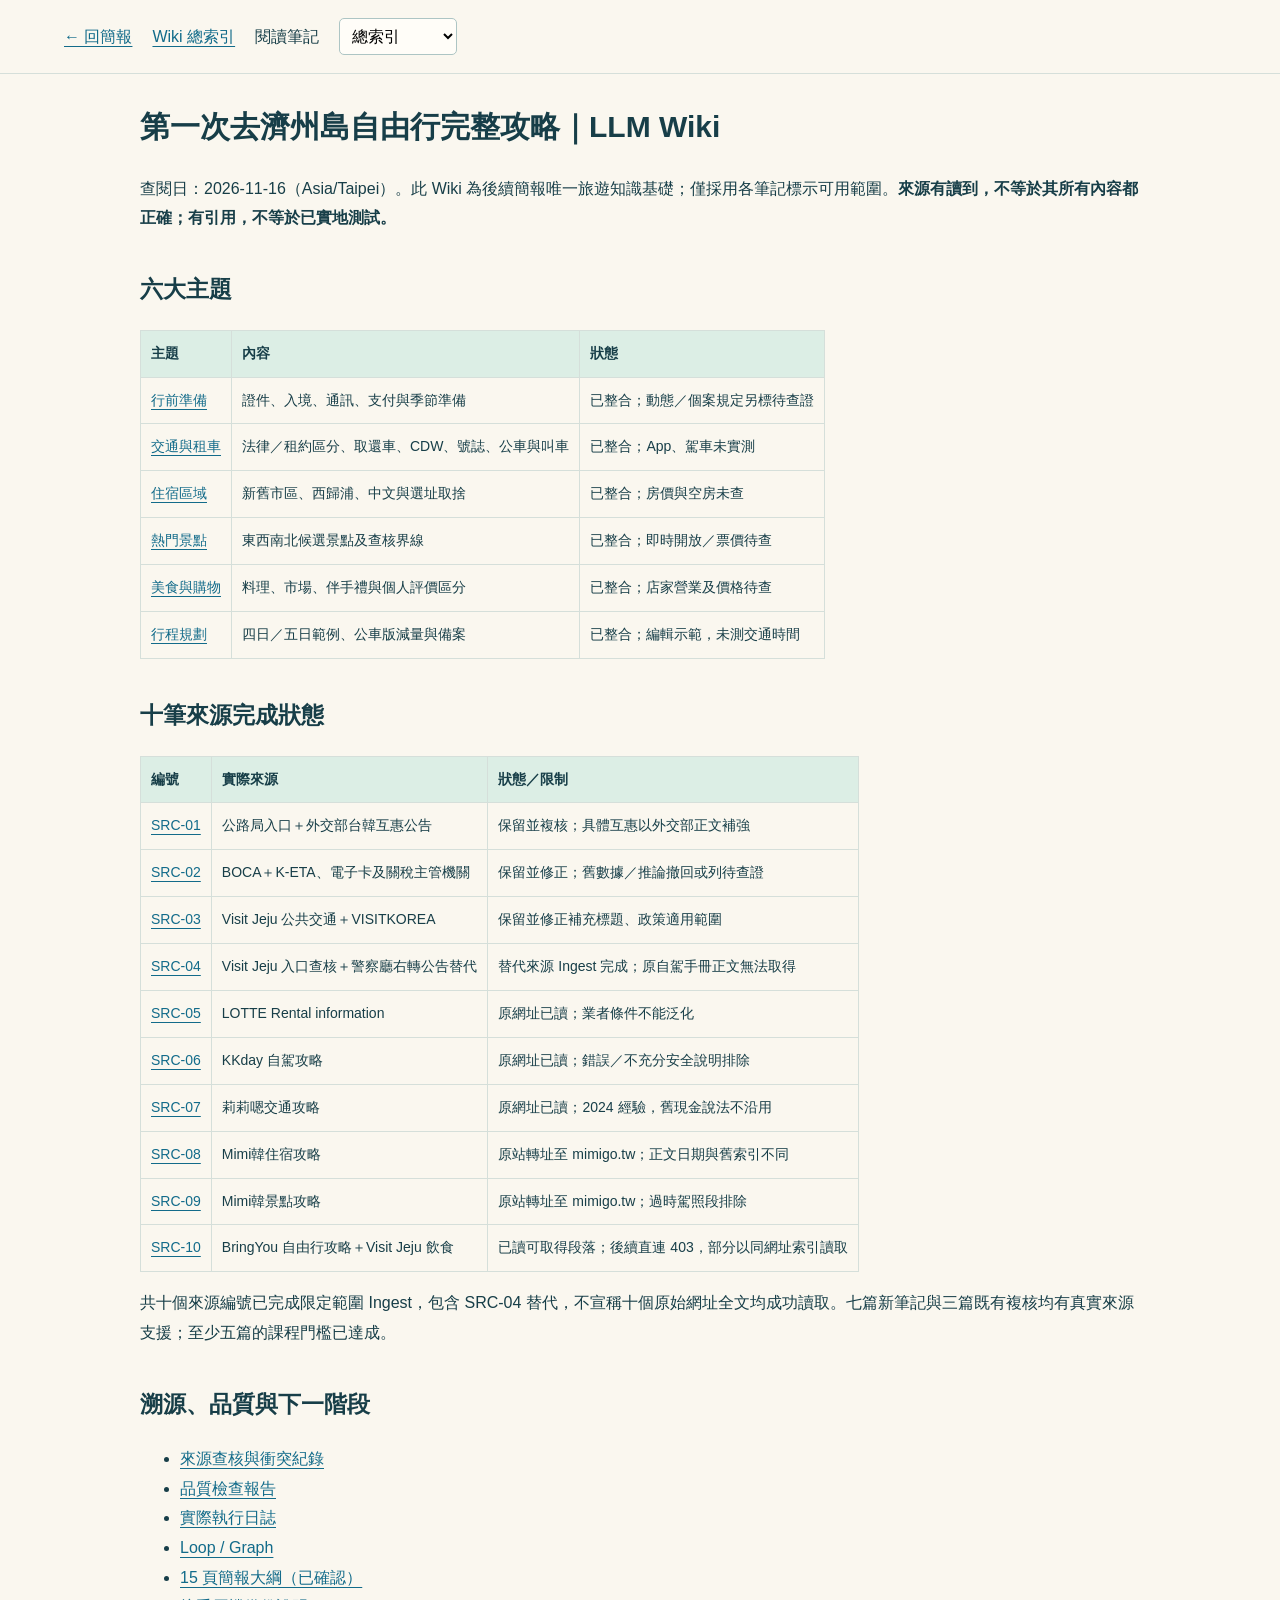
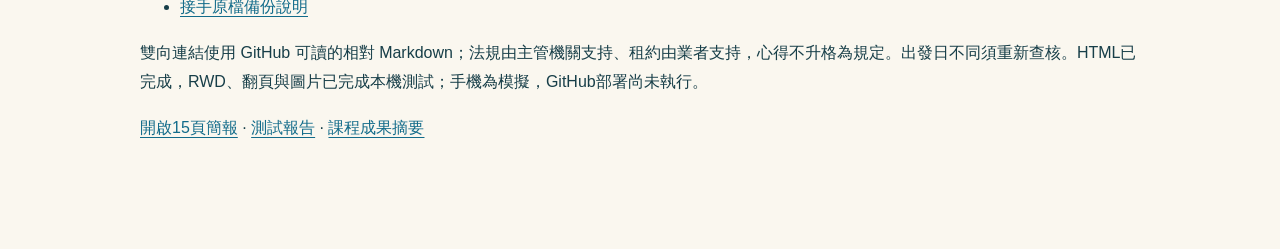
<file: wiki.html>
<!doctype html><html lang="zh-Hant"><head><meta charset="utf-8"><meta name="viewport" content="width=device-width,initial-scale=1"><title>濟州自由行 Wiki</title><link rel="stylesheet" href="assets/wiki.css"><script src="assets/wiki.js" defer></script></head><body><header><a href="index.html">← 回簡報</a><a href="#INDEX.md">Wiki 總索引</a><label for="wiki-select">閱讀筆記</label><select id="wiki-select"><option value="INDEX.md">總索引</option><option value="topics/food.md">美食與購物</option><option value="topics/itinerary.md">行程規劃</option><option value="topics/prep.md">行前準備</option><option value="topics/spots.md">熱門景點</option><option value="topics/stay.md">住宿區域</option><option value="topics/transport.md">交通與租車</option><option value="sources/SRC-01.md">SRC-01</option><option value="sources/SRC-02.md">SRC-02</option><option value="sources/SRC-03.md">SRC-03</option><option value="sources/SRC-04.md">SRC-04</option><option value="sources/SRC-05.md">SRC-05</option><option value="sources/SRC-06.md">SRC-06</option><option value="sources/SRC-07.md">SRC-07</option><option value="sources/SRC-08.md">SRC-08</option><option value="sources/SRC-09.md">SRC-09</option><option value="sources/SRC-10.md">SRC-10</option></select></header><main><article class="wiki-article" data-wiki="INDEX.md" ><h1>第一次去濟州島自由行完整攻略｜LLM Wiki</h1>
<p>查閱日：2026-11-16（Asia/Taipei）。此 Wiki 為後續簡報唯一旅遊知識基礎；僅採用各筆記標示可用範圍。<strong>來源有讀到，不等於其所有內容都正確；有引用，不等於已實地測試。</strong></p>
<h2>六大主題</h2>
<table>
<thead>
<tr>
<th>主題</th>
<th>內容</th>
<th>狀態</th>
</tr>
</thead>
<tbody><tr>
<td><a href="#topics/prep.md">行前準備</a></td>
<td>證件、入境、通訊、支付與季節準備</td>
<td>已整合；動態／個案規定另標待查證</td>
</tr>
<tr>
<td><a href="#topics/transport.md">交通與租車</a></td>
<td>法律／租約區分、取還車、CDW、號誌、公車與叫車</td>
<td>已整合；App、駕車未實測</td>
</tr>
<tr>
<td><a href="#topics/stay.md">住宿區域</a></td>
<td>新舊市區、西歸浦、中文與選址取捨</td>
<td>已整合；房價與空房未查</td>
</tr>
<tr>
<td><a href="#topics/spots.md">熱門景點</a></td>
<td>東西南北候選景點及查核界線</td>
<td>已整合；即時開放／票價待查</td>
</tr>
<tr>
<td><a href="#topics/food.md">美食與購物</a></td>
<td>料理、市場、伴手禮與個人評價區分</td>
<td>已整合；店家營業及價格待查</td>
</tr>
<tr>
<td><a href="#topics/itinerary.md">行程規劃</a></td>
<td>四日／五日範例、公車版減量與備案</td>
<td>已整合；編輯示範，未測交通時間</td>
</tr>
</tbody></table>
<h2>十筆來源完成狀態</h2>
<table>
<thead>
<tr>
<th>編號</th>
<th>實際來源</th>
<th>狀態／限制</th>
</tr>
</thead>
<tbody><tr>
<td><a href="#sources/SRC-01.md">SRC-01</a></td>
<td>公路局入口＋外交部台韓互惠公告</td>
<td>保留並複核；具體互惠以外交部正文補強</td>
</tr>
<tr>
<td><a href="#sources/SRC-02.md">SRC-02</a></td>
<td>BOCA＋K-ETA、電子卡及關稅主管機關</td>
<td>保留並修正；舊數據／推論撤回或列待查證</td>
</tr>
<tr>
<td><a href="#sources/SRC-03.md">SRC-03</a></td>
<td>Visit Jeju 公共交通＋VISITKOREA</td>
<td>保留並修正補充標題、政策適用範圍</td>
</tr>
<tr>
<td><a href="#sources/SRC-04.md">SRC-04</a></td>
<td>Visit Jeju 入口查核＋警察廳右轉公告替代</td>
<td>替代來源 Ingest 完成；原自駕手冊正文無法取得</td>
</tr>
<tr>
<td><a href="#sources/SRC-05.md">SRC-05</a></td>
<td>LOTTE Rental information</td>
<td>原網址已讀；業者條件不能泛化</td>
</tr>
<tr>
<td><a href="#sources/SRC-06.md">SRC-06</a></td>
<td>KKday 自駕攻略</td>
<td>原網址已讀；錯誤／不充分安全說明排除</td>
</tr>
<tr>
<td><a href="#sources/SRC-07.md">SRC-07</a></td>
<td>莉莉嗯交通攻略</td>
<td>原網址已讀；2024 經驗，舊現金說法不沿用</td>
</tr>
<tr>
<td><a href="#sources/SRC-08.md">SRC-08</a></td>
<td>Mimi韓住宿攻略</td>
<td>原站轉址至 mimigo.tw；正文日期與舊索引不同</td>
</tr>
<tr>
<td><a href="#sources/SRC-09.md">SRC-09</a></td>
<td>Mimi韓景點攻略</td>
<td>原站轉址至 mimigo.tw；過時駕照段排除</td>
</tr>
<tr>
<td><a href="#sources/SRC-10.md">SRC-10</a></td>
<td>BringYou 自由行攻略＋Visit Jeju 飲食</td>
<td>已讀可取得段落；後續直連 403，部分以同網址索引讀取</td>
</tr>
</tbody></table>
<p>共十個來源編號已完成限定範圍 Ingest，包含 SRC-04 替代，不宣稱十個原始網址全文均成功讀取。七篇新筆記與三篇既有複核均有真實來源支援；至少五篇的課程門檻已達成。</p>
<h2>溯源、品質與下一階段</h2>
<ul>
<li><a href="logs/source_audit.md">來源查核與衝突紀錄</a></li>
<li><a href="logs/quality_report.md">品質檢查報告</a></li>
<li><a href="logs/ingest_log.md">實際執行日誌</a></li>
<li><a href="docs/workflow.md">Loop / Graph</a></li>
<li><a href="docs/presentation_outline.md">15 頁簡報大綱（已確認）</a></li>
<li><a href="logs/evidence/README.md">接手原檔備份說明</a></li>
</ul>
<p>雙向連結使用 GitHub 可讀的相對 Markdown；法規由主管機關支持、租約由業者支持，心得不升格為規定。出發日不同須重新查核。HTML已完成，RWD、翻頁與圖片已完成本機測試；手機為模擬，GitHub部署尚未執行。</p>
<p><a href="index.html">開啟15頁簡報</a> · <a href="logs/presentation_test_report.md">測試報告</a> · <a href="docs/course_summary.md">課程成果摘要</a></p>
</article>
<article class="wiki-article" data-wiki="topics/food.md" hidden><h1>主題知識筆記：美食與購物</h1>
<p>資訊查閱日：2026-11-16。料理與市場類型有來源；口味、必吃排名、便宜與否屬個人心得，價格、營業時間與庫存沒有即時驗證。</p>
<h2>從料理類型選餐</h2>
<ul>
<li><strong>黑豬肉、豬肉湯麵、鮑魚飯捲</strong>：BringYou 的飲食選項，不是本專案實吃評分。<a href="#sources/SRC-10.md">SRC-10</a></li>
<li><strong>白帶魚料理、鮑魚鍋、海膽海帶湯</strong>：補充 Visit Jeju 官方飲食介紹可確認這些料理類型。<a href="#sources/SRC-10.md">SRC-10</a></li>
<li><strong>柑橘甜點／柑橘加工品</strong>：可作點心或購物方向，是否有貨以店家為準。<a href="#sources/SRC-10.md">SRC-10</a></li>
<li><strong>海女包飯</strong>：本次未取得足夠特定餐廳與菜單證據，列待查證，不寫成已推薦店家。</li>
</ul>
<h2>兩個市場、兩種搭配</h2>
<table>
<thead>
<tr>
<th>位置</th>
<th>行程搭配（編輯建議）</th>
<th>查證邊界</th>
</tr>
</thead>
<tbody><tr>
<td>北部東門市場</td>
<td>配舊市區／七星路，選一餐或購物時段</td>
<td>來源有地點與小吃介紹；不保證每攤都營業</td>
</tr>
<tr>
<td>南部每日偶來市場</td>
<td>配西歸浦住宿或南部遊覽</td>
<td>來源有市場與住宿關聯；不保證夜間固定營業</td>
</tr>
</tbody></table>
<p>市場位置與遊覽素材來自 <a href="#sources/SRC-08.md">SRC-08</a>、<a href="#sources/SRC-09.md">SRC-09</a>、<a href="#sources/SRC-10.md">SRC-10</a>。</p>
<h2>購物不靠「必買」清單決定</h2>
<p>可比較柑橘製品、綠茶、巧克力及石頭爺爺周邊；挑選是個人偏好。免稅店與一般商店不同，購買資格、提貨與額度未在本次完整核實，不宣稱所有旅客皆能購買所有商品。<a href="#sources/SRC-10.md">SRC-10</a></p>
<p><strong>編輯檢查清單</strong>：看總價／份量、確認過敏原與保存期限、核對包裝食品成分及回台檢疫規定。韓國入境免稅額不等於回台免稅額；目前沒有回台額度數字可引用。</p>
<p><a href="#topics/stay.md">住宿區域</a> · <a href="#topics/prep.md">行前準備</a> · <a href="#topics/itinerary.md">行程規劃</a> · <a href="#INDEX.md">總索引</a></p>
</article>
<article class="wiki-article" data-wiki="topics/itinerary.md" hidden><h1>主題知識筆記：行程規劃</h1>
<p>資訊查閱日：2026-11-16。以下是 Wiki 編輯依已讀地點與交通材料整合的<strong>示範</strong>，不是實地測試、旅行社承諾或已完成訂位。所有車程、船班、營業與預約需出發前檢查。</p>
<h2>先做三個選擇</h2>
<ol>
<li>自駕、公車或混合交通？公車先查去回程與轉乘，不套用自駕的景點密度。<a href="#sources/SRC-03.md">SRC-03</a>、<a href="#sources/SRC-07.md">SRC-07</a></li>
<li>固定基地或南北換一次宿？依 <a href="#topics/stay.md">住宿區域</a> 選擇，避免每天整理行李。<a href="#sources/SRC-08.md">SRC-08</a></li>
<li>每天留一個核心活動，其餘作可刪選項；這是編輯對多點行程的減量建議。<a href="#sources/SRC-06.md">SRC-06</a>、<a href="#sources/SRC-10.md">SRC-10</a></li>
</ol>
<h2>四天三夜：第一次不貪多</h2>
<table>
<thead>
<tr>
<th>天數</th>
<th>核心安排</th>
<th>可刪／替代選項</th>
<th>來源</th>
</tr>
</thead>
<tbody><tr>
<td>第一天</td>
<td>抵達、住宿、北部市區用餐</td>
<td>有餘裕才逛東門市場或七星路</td>
<td><a href="#sources/SRC-09.md">SRC-09</a>、<a href="#sources/SRC-10.md">SRC-10</a></td>
</tr>
<tr>
<td>第二天</td>
<td>東部，城山日出峰或牛島擇一作主活動</td>
<td>牛島須先確認船班；不預設同日再塞滿涉地可支</td>
<td><a href="#sources/SRC-06.md">SRC-06</a>、<a href="#sources/SRC-09.md">SRC-09</a></td>
</tr>
<tr>
<td>第三天</td>
<td>南部，柱狀節理或正房瀑布，配西歸浦市場</td>
<td>交通不合適則減為市區慢遊</td>
<td><a href="#sources/SRC-09.md">SRC-09</a>、<a href="#sources/SRC-10.md">SRC-10</a></td>
</tr>
<tr>
<td>第四天</td>
<td>早餐、退房／還車、機場</td>
<td>依航班留白，不排遠距景點</td>
<td><a href="#sources/SRC-05.md">SRC-05</a>、<a href="#sources/SRC-10.md">SRC-10</a></td>
</tr>
</tbody></table>
<h2>五天四夜：增加西部留白</h2>
<p>前兩天沿用四日版；第三天南部後可留宿南側，第四天從涯月／挾才海邊選擇西部活動，再回北部基地，第五天返程。若不想換宿，可固定北部並減少遠距景點。這是依 <a href="#sources/SRC-06.md">SRC-06</a> 西部景點與 <a href="#sources/SRC-08.md">SRC-08</a>、<a href="#sources/SRC-10.md">SRC-10</a> 住宿及分區素材重組；未測量日間交通時間，不聲稱能完成所有點。</p>
<h2>不自駕版怎麼改</h2>
<ul>
<li>每天一區，先查兩個方向的公車班表；810／820 只在路線吻合時使用。</li>
<li>南部若往返太費時，考慮移宿、減點或核對一日遊；不要直接宣稱包車一定更便宜。</li>
<li>計程車用作補充，先確認可叫車與付款；偏遠回程不押在臨時叫車必成功。</li>
</ul>
<p>依據 <a href="#sources/SRC-03.md">SRC-03</a>、<a href="#sources/SRC-07.md">SRC-07</a>。</p>
<h2>順時針或逆時針</h2>
<p>北→東→南→西→北可作順時針分區示意，反向亦可；來源沒有支持哪方向必然更快。依住宿、預約、預報及去回程調整，是本 Wiki 編輯判斷，不是導航計算結果。<a href="#sources/SRC-06.md">SRC-06</a>、<a href="#sources/SRC-10.md">SRC-10</a></p>
<h2>出發前與當天檢查</h2>
<p>旅遊季節只能當準備方向；賞花、海景、船班與戶外安全不能保證。遇到停航或景點關閉，刪掉該活動，改留住宿或選已查開放的近處項目；不把另一個未核實景點當保證備案。預留還車、結算與機場移動時間。<a href="#sources/SRC-05.md">SRC-05</a>、<a href="#sources/SRC-10.md">SRC-10</a></p>
<p><a href="#topics/prep.md">行前準備</a> · <a href="#topics/transport.md">交通與租車</a> · <a href="#topics/stay.md">住宿區域</a> · <a href="#topics/spots.md">熱門景點</a> · <a href="#topics/food.md">美食與購物</a> · <a href="#INDEX.md">總索引</a></p>
</article>
<article class="wiki-article" data-wiki="topics/prep.md" hidden><h1>主題知識筆記：行前準備</h1>
<p>資訊查閱日：2026-11-16。適用讀者：持台灣護照、首次赴濟州觀光者；不同國籍與旅行目的另查。<strong>已查證</strong>表示讀到所列依據，不是保證出發日不變；<strong>編輯建議</strong>為依來源整理的準備方法。</p>
<h2>一、駕照與證件申辦</h2>
<p>台韓於 2022-02-17 完成國際駕照相互承認，短期赴韓者持有效台灣 IDP 可駕駛自用小客車。機車及其他車種不由此推論。<a href="#sources/SRC-01.md">SRC-01</a></p>
<p>自駕先核對租車公司的車型及證件條件。LOTTE 九人座以下車型資格表列 IDP B/D/E，取車需有效護照、IDP 正本及住宿地址、聯絡號碼；付款接受條件見合約，不再套用「只限本人信用卡」的舊說法。<a href="#sources/SRC-05.md">SRC-05</a></p>
<p><strong>編輯準備清單</strong>：攜帶護照、有效 IDP、本國駕照，保存預約資料與保單；本國駕照卡面到期宜先向監理所確認。這不代表本次已證實三證均為韓國法律強制要求。<a href="#sources/SRC-01.md">SRC-01</a>、<a href="#topics/transport.md">交通與租車</a></p>
<h2>二、入境與海關</h2>
<table>
<thead>
<tr>
<th>檢查事項</th>
<th>Wiki 可支持的資訊</th>
<th>行前動作</th>
</tr>
</thead>
<tbody><tr>
<td>觀光免簽／護照</td>
<td>BOCA 釜山頁載台灣觀光旅客 90 天、護照六個月以上；頁面含歷史資料</td>
<td>依實際國籍／目的再向代表部與航空公司核對</td>
</tr>
<tr>
<td>K-ETA</td>
<td>暫免措施公告至 2026-12-31；不能外推 2027</td>
<td>以主管機關名單與入境日期確認</td>
</tr>
<tr>
<td>電子入境卡</td>
<td>免費；韓國時間抵達前三日起可填，送出後 72 小時失效；有效 K-ETA 等另有豁免</td>
<td>備護照、信箱、班機與住宿資料，核對填報適用性</td>
</tr>
<tr>
<td>海關</td>
<td>一般物品 800 美元；酒類另限合計 2L 且 400 美元、捲菸 200 支、香水 100ml；酒菸有年齡限制</td>
<td>依關稅廳最新條款判定；別與航空手提液體規則混淆</td>
</tr>
</tbody></table>
<p>上表均見 <a href="#sources/SRC-02.md">SRC-02</a> 的逐項官方連結。舊「2026 紙本全面取消」缺充分依據，已撤回；建議提前填電子卡，紙本可用性列待查證。Q-CODE、管制藥品及食品檢疫依出發地、途經地與攜帶物個別確認，不沿用舊年公告當作當年全通用規定。</p>
<h2>三、通訊、支付與打包</h2>
<ul>
<li><strong>通訊選擇</strong>：eSIM、實體 SIM、Wi-Fi 分享器是攻略列出的方案。先確認手機支援、方案期限與是否需要收簡訊；後兩項為編輯檢查建議，沒有保證任何商品全島訊號或不限速。<a href="#sources/SRC-10.md">SRC-10</a></li>
<li><strong>交通準備</strong>：下載 Naver Map，預存住宿與目的地；KakaoMap 可查公車。準備交通卡並確認餘額，不能把一般刷卡金額當交通卡餘額。<a href="#sources/SRC-07.md">SRC-07</a>、<a href="#topics/transport.md">交通與租車</a></li>
<li><strong>季節準備</strong>：依作者建議，春秋薄外套、夏季防曬、冬季保暖；實際行李依出發前預報調整。防雨用品與備用電源為本 Wiki 編輯建議，不是氣象保證。<a href="#sources/SRC-10.md">SRC-10</a></li>
<li><strong>換匯</strong>：匯率、手續費與信用卡優惠沒有本次有效比較資料，不推薦固定換錢所或宣稱某方式一定最划算。預算分交通、住宿、餐飲與備用金，實際金額依報價填寫。</li>
</ul>
<h2>四、出發前仍須確認</h2>
<p>航班／行李規定、手機相容性、交通卡儲值方式、Q-CODE、攜藥、食品檢疫、2027 入境政策；不將這些待查證項目填成已完成事項。</p>
<h2>來源與相關主題</h2>
<p><a href="#sources/SRC-01.md">SRC-01</a> · <a href="#sources/SRC-02.md">SRC-02</a> · <a href="#sources/SRC-05.md">SRC-05</a> · <a href="#sources/SRC-07.md">SRC-07</a> · <a href="#sources/SRC-10.md">SRC-10</a></p>
<p><a href="#topics/transport.md">交通與租車</a> · <a href="#topics/itinerary.md">行程規劃</a> · <a href="#INDEX.md">返回總索引</a></p>
</article>
<article class="wiki-article" data-wiki="topics/spots.md" hidden><h1>主題知識筆記：熱門景點</h1>
<p>資訊查閱日：2026-11-16。已核對來源確有介紹以下地點；這不代表門票、船班、天候或開放狀態已查證。本表是規劃候選清單。</p>
<h2>依區域選擇，不一次塞滿</h2>
<table>
<thead>
<tr>
<th>分區</th>
<th>可選地點</th>
<th>本 Wiki 的規劃提示</th>
<th>來源</th>
</tr>
</thead>
<tbody><tr>
<td>北部市區</td>
<td>東門市場、中央地下街、七星路</td>
<td>到離境日可擇一逛街點；依航班留白</td>
<td><a href="#sources/SRC-09.md">SRC-09</a>、<a href="#sources/SRC-10.md">SRC-10</a></td>
</tr>
<tr>
<td>東部</td>
<td>城山日出峰、牛島、涉地可支</td>
<td>有牛島就先確認船班與回程，再決定是否加其他點</td>
<td><a href="#sources/SRC-06.md">SRC-06</a>、<a href="#sources/SRC-09.md">SRC-09</a></td>
</tr>
<tr>
<td>西部</td>
<td>涯月咖啡街、挾才海邊</td>
<td>以海岸散步或咖啡為主，不保證天候或任何店不踩雷</td>
<td><a href="#sources/SRC-06.md">SRC-06</a></td>
</tr>
<tr>
<td>南部／西歸浦</td>
<td>大浦海岸柱狀節理、正房瀑布、中文觀光區</td>
<td>選一自然景點配市區／休息；減少橫跨東西岸</td>
<td><a href="#sources/SRC-09.md">SRC-09</a>、<a href="#sources/SRC-10.md">SRC-10</a></td>
</tr>
</tbody></table>
<p>右欄來源支持地點介紹；規劃提示是編輯整理，不是實測交通時間。</p>
<h2>三種體驗選擇</h2>
<ul>
<li><strong>自然海岸</strong>：城山、柱狀節理、瀑布，先查步道開放及天候。</li>
<li><strong>離島行程</strong>：牛島需安排搭船與回程確認；租用車能否上船、島上可租車種及駕照條件都待查證，不能從台韓小客車互惠直接推論。</li>
<li><strong>城市慢遊</strong>：市場與商圈可安排成抵達後的彈性選項；店家休息日仍須查。</li>
</ul>
<p>體驗分類依 <a href="#sources/SRC-09.md">SRC-09</a>、<a href="#sources/SRC-10.md">SRC-10</a>；風雨替代與交通可行性須配合 <a href="#topics/itinerary.md">行程規劃</a> 檢查。</p>
<h2>未核實資訊不帶進簡報</h2>
<p>門票、營業時間、免費停車、花期、海女表演時段、牛島船班與載車規範均待查證。萬丈窟是否恢復開放沒有本次官方證據，不列入推薦必去路線；漢拏山登山預約亦未核對，不能承諾臨時可登頂。</p>
<p><a href="#topics/transport.md">交通與租車</a> · <a href="#topics/stay.md">住宿區域</a> · <a href="#topics/itinerary.md">行程規劃</a> · <a href="#INDEX.md">總索引</a></p>
</article>
<article class="wiki-article" data-wiki="topics/stay.md" hidden><h1>主題知識筆記：住宿區域</h1>
<p>資訊查閱日：2026-11-16。本篇整合部落客區域介紹及行程位置，屬選址建議；沒有驗證當日房價、空房、停車位或每間飯店服務。</p>
<h2>先選基地，再選飯店</h2>
<table>
<thead>
<tr>
<th>區域</th>
<th>可利用的機能／特色</th>
<th>取捨與合適情境</th>
</tr>
</thead>
<tbody><tr>
<td>北部新濟州市／蓮洞</td>
<td>商圈、餐飲，作者強調機場便利性</td>
<td>適合把購物與市區生活放前面；不是保證所有飯店步行到站</td>
</tr>
<tr>
<td>北部舊濟州市／塔洞</td>
<td>東門市場、七星路與海邊</td>
<td>適合市區逛吃；房型、噪音與建物狀況逐間確認</td>
</tr>
<tr>
<td>南部西歸浦市區</td>
<td>偶來市場、南部景點基地</td>
<td>適合南線停留；別忽略回北部搭機的交通安排</td>
</tr>
<tr>
<td>中文觀光區</td>
<td>度假設施與周邊觀光</td>
<td>適合安排飯店休息時間；與西歸浦市區是不同住宿位置</td>
</tr>
</tbody></table>
<p>以上為 <a href="#sources/SRC-08.md">SRC-08</a> 的區域觀察，加上 <a href="#sources/SRC-10.md">SRC-10</a> 行程材料；優缺點是旅遊偏好，不是客觀排名。</p>
<h2>城山、涯月是否值得住</h2>
<p>以城山日出峰、牛島為主可考慮東部基地；以涯月海邊為主可考慮西部停留。這是依 <a href="#topics/spots.md">熱門景點</a> 的位置作出的<strong>編輯推論</strong>，並非已查證當地特定旅館交通或房價。首次不自駕，先查車站和回程；不能只因照片好看就決定偏遠住宿。<a href="#sources/SRC-08.md">SRC-08</a>、<a href="#sources/SRC-10.md">SRC-10</a></p>
<h2>訂房檢查表（編輯建議）</h2>
<ul>
<li>核對地圖上的實際地址，避免把「西歸浦」行政範圍當作市場旁。</li>
<li>比對最近站牌、一日遊集合處與行李搬運；自駕另問停車是否需預約及收費。</li>
<li>確認入住人數、床型、取消條件與含稅總價；不採舊文章的淡季房價當本次報價。</li>
<li>同區多住一晚可減少搬行李；是否換飯店由每日分區決定，不硬性環島換宿。</li>
</ul>
<p>編輯依據：<a href="#sources/SRC-08.md">SRC-08</a> 的住宿考量、<a href="#sources/SRC-10.md">SRC-10</a> 的分區規劃；現行設施與營業資料<strong>待查證</strong>。</p>
<p><a href="#topics/transport.md">交通與租車</a> · <a href="#topics/food.md">美食與購物</a> · <a href="#topics/itinerary.md">行程規劃</a> · <a href="#INDEX.md">總索引</a></p>
</article>
<article class="wiki-article" data-wiki="topics/transport.md" hidden><h1>主題知識筆記：交通與租車</h1>
<p>資訊查閱日：2026-11-16。區分主管機關規範、租車公司合約、官方旅遊資訊及個人經驗；本次沒有實際駕車、乘車或叫車測試。</p>
<h2>一、先決定移動方式</h2>
<table>
<thead>
<tr>
<th>選項</th>
<th>合適情境（編輯建議）</th>
<th>必須承擔的工作</th>
</tr>
</thead>
<tbody><tr>
<td>自駕</td>
<td>想依同行者需求調整停留、串接郊區</td>
<td>資格、駕駛疲勞、保險、停車、油量及事故應對</td>
</tr>
<tr>
<td>公車＋步行</td>
<td>願意減少景點、依班表慢遊</td>
<td>查站名、轉乘、回程與末班；預留候車</td>
</tr>
<tr>
<td>公車＋計程車</td>
<td>保留公車幹線、補最後一段路</td>
<td>事前確認叫車與付款方式；不保證郊區可立即叫到</td>
</tr>
<tr>
<td>一日遊／包車</td>
<td>不開車但希望走郊區</td>
<td>核對集合地點、服務時段、包含費用與取消條件</td>
</tr>
</tbody></table>
<p>此表是從 <a href="#sources/SRC-06.md">SRC-06</a>、<a href="#sources/SRC-07.md">SRC-07</a> 整理的取捨，不是最低花費排名。沒有即時租金、車資或時間測算，故不給假精確的省時／省錢百分比。</p>
<h2>二、自駕資格：法律與合約分開</h2>
<ul>
<li><strong>官方互惠</strong>：2022-02-17 起台灣有效 IDP 可用於韓國短期自用小客車駕駛；不能延伸至所有機車或大型車。<a href="#sources/SRC-01.md">SRC-01</a></li>
<li><strong>LOTTE 現行網頁條件</strong>：取車時 21～79 歲；九人座以下資格表列 IDP B/D/E；明列接受台灣 IDP，須攜護照及 IDP 正本。照片、PDF 或影本不被接受。<a href="#sources/SRC-05.md">SRC-05</a></li>
<li><strong>駕齡</strong>：不得把韓國駕照持照年資段落改寫成所有外籍 IDP 駕駛必滿一年；預訂車型仍需再次核對。<a href="#sources/SRC-05.md">SRC-05</a></li>
<li><strong>效期</strong>：LOTTE 說明入境起一年之 IDP 使用範圍，不能忽略 IDP 自身有效期，更不能當作本次已核對韓國全部交通法條。<a href="#sources/SRC-05.md">SRC-05</a></li>
<li><strong>付款</strong>：LOTTE 頁面接受承租人、駕駛或同行者名下金融卡／信用卡，不收現金；押金、發卡地與卡片接受性以實際合約確認。<a href="#sources/SRC-05.md">SRC-05</a></li>
</ul>
<h2>三、取車、保險與還車</h2>
<h3>取車檢查</h3>
<p>依預約到指定地點，核對姓名、證件、車型、駕駛登記與租約；和工作人員驗車。將既有刮傷、輪胎與油量拍下，確認燈光、雨刷及導航。照片是實務存證建議，不是免責保證。<a href="#sources/SRC-05.md">SRC-05</a>、<a href="#sources/SRC-06.md">SRC-06</a></p>
<h3>保險閱讀順序</h3>
<ol>
<li>確認誰被登記為駕駛；LOTTE 網頁指出未列名駕駛不在列示保障內。</li>
<li>分清第三人保障與租用車本身的 CDW 車損責任減免。</li>
<li>確認自負額與停駛營業損失：濟州 Zero Excess 方案頁面列後者免收。</li>
<li>逐項詢問輪胎、玻璃、底盤、單車事故及違規除外責任；目前未取得完整明細，不能稱為「任何事故完全免責」。</li>
</ol>
<p>以上以 <a href="#sources/SRC-05.md">SRC-05</a> 為業者依據；不同公司與方案不可套用。</p>
<h3>還車順序</h3>
<p>先依燃油車合約補油 → 到指定還車地點 → 查驗車況／油量 → 交鑰匙 → 確認追加費用與結算。LOTTE 列滿油取還；電動車充電條件不在本次已確認範圍。另留還車及機場交通緩衝，不捏造固定分鐘。<a href="#sources/SRC-05.md">SRC-05</a>、<a href="#sources/SRC-06.md">SRC-06</a></p>
<h2>四、號誌與道路安全</h2>
<p><strong>紅燈右轉不能理解成直接轉。</strong></p>
<ol>
<li>有右轉專用號誌：依專用綠箭頭通行。</li>
<li>無專用號誌、前方車輛號誌紅燈：先在停止線或行人穿越道前停車，不論當時有無行人。</li>
<li>右轉途中有正在穿越或準備穿越的行人：停讓。</li>
</ol>
<p>以上來自警察廳 2023 公告，已核讀；出發前重查後續變更。<a href="#sources/SRC-04.md">SRC-04</a></p>
<p>無保護左轉（비보호）不等於紅燈能左轉。速限、禁停、迴轉與公車專用道按現場號誌標誌；本 Wiki 不採部落格概括速限或「某色線一定可停」。不以觀光文章的停三秒說法當全國法定秒數。<a href="#sources/SRC-04.md">SRC-04</a>、<a href="#sources/SRC-06.md">SRC-06</a></p>
<h2>五、導航、停車、加油與事故準備</h2>
<ul>
<li><strong>導航</strong>：可用 Naver Map，出發前先存韓文名稱／地址，再核對地圖位置與停車入口。電話號碼定位是待查證功能，不保證任一目的地都能搜到。<a href="#sources/SRC-06.md">SRC-06</a></li>
<li><strong>停車</strong>：先看現場費率、營業與付款方式；不將旅遊文章的免費停車或外卡通用說法當已確認事實。<a href="#sources/SRC-06.md">SRC-06</a></li>
<li><strong>加油</strong>：先從車輛／租約確認燃料，再對照機台；不熟悉時請站員協助。不要只憑油槍顏色判斷。油價與支付成功率沒有本次實測。<a href="#sources/SRC-06.md">SRC-06</a></li>
<li><strong>事故準備 SOP（編輯整理）</strong>：先確保人身安全、需要時聯絡救援，再通知租車公司；安全許可下保存車況及現場紀錄，按租約處理，不自行保證理賠。手機預存租車公司事故電話；本次沒有測試緊急通話與翻譯服務。<a href="#sources/SRC-05.md">SRC-05</a>、<a href="#sources/SRC-06.md">SRC-06</a></li>
</ul>
<h2>六、公車路網與機場交通</h2>
<p>依 Visit Jeju 介紹：紅色 1xx 急行停靠較少；藍色 2xx／3xx／5xx 為城市與城際；綠色 4xx／6xx／7xx 為支線；觀光循環 810 東部、820 西部，分別連結大川與東廣轉運中心。個別路線可能調整，顏色分類不是即時班表。<a href="#sources/SRC-03.md">SRC-03</a></p>
<p>機場到住宿應以當日導航及官方公車資訊查實際停靠站，不能假設每班急行都到機場或每家飯店都有直達巴士。既有 600 號完整停靠說明本次支持不足，暫不列為保證行程。<a href="#sources/SRC-03.md">SRC-03</a></p>
<h2>七、交通卡與實際搭乘</h2>
<ol>
<li><strong>準備交通卡</strong>：官方資料列濟州市區公車無現金營運，T-money 是常見選項；不推論所有觀光產品或包車都適用同一支付規則。</li>
<li><strong>上下車感應</strong>：Visit Jeju 說明下車感應與轉乘，文載 40 分鐘內、最多兩次；同編號不適用。出發前重新核對路線與最新優惠。</li>
<li><strong>查回程</strong>：KakaoMap 可查動態，Naver 為旅客常用建議；先查回程站名與末班，再去偏遠景點。</li>
<li><strong>候車與下車</strong>：確認路線，按下車鈴；招手與否屬情境建議，不寫成法律義務。</li>
</ol>
<p>官方與經驗來源：<a href="#sources/SRC-03.md">SRC-03</a>、<a href="#sources/SRC-07.md">SRC-07</a>。儲值地點與付款方法須向實際售卡／儲值處確認；票價、班距、App 介面語言與 Wi-Fi 連線不作保證。</p>
<h2>八、計程車與不自駕替代方案</h2>
<p>莉莉嗯記錄 Uber、Kakao Taxi 與住宿代叫車經驗。初訪可先在住宿附近試查目的地與費用，再決定是否用於郊區回程。帳號驗證、境外卡接受與當地可叫到車，均<strong>尚未實測</strong>。一日遊須看實際集合地點與服務內容，不將市區 City Tour Bus 與 810／820 混為同一票券。<a href="#sources/SRC-07.md">SRC-07</a></p>
<h2>九、來源與延伸</h2>
<p><a href="#sources/SRC-01.md">SRC-01</a> · <a href="#sources/SRC-03.md">SRC-03</a> · <a href="#sources/SRC-04.md">SRC-04</a> · <a href="#sources/SRC-05.md">SRC-05</a> · <a href="#sources/SRC-06.md">SRC-06</a> · <a href="#sources/SRC-07.md">SRC-07</a></p>
<p><a href="#topics/prep.md">行前準備</a> · <a href="#topics/stay.md">住宿區域</a> · <a href="#topics/itinerary.md">行程規劃</a> · <a href="#INDEX.md">總索引</a></p>
</article>
<article class="wiki-article" data-wiki="sources/SRC-01.md" hidden><h1>來源筆記：主要國家(地區)對我國國際駕照使用情形（韓國）</h1>
<h2>本次複核範圍（2026-11-16）</h2>
<p>公路局原網址可開啟，但本次抽取未讀到韓國細項，不能單以入口支持全部敘述。補充實讀 <a href="https://www.mofa.gov.tw/News_Content.aspx?n=95&s=97368&sms=73">外交部 2022-02-17 公告</a>，標題「我國與韓國簽署『臺韓國際駕照相互承認瞭解備忘錄』，提升台韓人民行車便利」，發布單位亞東太平洋司。</p>
<p>公告明確支持生效日期、短期商旅持有效台灣 IDP 駕駛自用小客車及長居免試換照概述。<strong>Class B 的業者適用範圍改由 <a href="#sources/SRC-05.md">SRC-05</a> 支持，不宣稱外交部公告直接寫出 B 欄。</strong> 以下保留既有知識並逐項限定；原始版本已封存於接手備份。</p>
<h2>來源摘要</h2>
<p>本資料源自中華民國交通部公路局「主要國家駕照互惠情形」專區。主要依據 2022 年 2 月生效之《臺韓國際駕照相互承認瞭解備忘錄》，說明國人持我國有效國際駕駛執照（IDP）在韓國駕駛自用小客車之法定資格依據，並提供國人出國駕車之駕照效期檢視與攜帶建議。</p>
<hr>
<h2>萃取事實條目 (Extracted Facts)</h2>
<ol>
<li><strong>法定互惠與承認依據</strong>：<ul>
<li>台灣與韓國於 2022 年 2 月完成簽署《臺韓國際駕照相互承認瞭解備忘錄》，並自 2022 年 2 月 17 日起生效實施。</li>
<li>韓國官方承認我國核發之國際駕駛執照（IDP），國人持該照在韓國具備駕駛自用小客車之法定資格。</li>
</ul>
</li>
<li><strong>互惠適用車型</strong>：<ul>
<li>備忘錄載明相互承認之駕駛車種為<strong>自用小客車</strong>；實際租用車之 IDP B 欄要求見 <a href="#sources/SRC-05.md">SRC-05</a>。</li>
</ul>
</li>
<li><strong>出國攜帶證件建議（本次未補得全部法定功能依據）</strong>：<ul>
<li><strong>我國國內駕照正本</strong>：代表於本國取得之實體合法駕駛資格。</li>
<li><strong>我國國際駕照（IDP）正本</strong>：依據國際公約與雙邊備忘錄出具之官方多語翻譯證件，於韓國境內行使互惠駕駛權利。</li>
<li><strong>中華民國護照正本</strong>：證明旅客身分、國籍以及出入境合法停留身分。</li>
<li>本次未從公路局入口讀得上述具體說明；併帶本國駕照列為編輯準備建議，不宣稱該入口已證實此為韓國法定三證義務。LOTTE 明列護照及 IDP 正本，見 <a href="#sources/SRC-05.md">SRC-05</a>。</li>
</ul>
</li>
<li><strong>國內駕照卡面有效期限建議（待查證）</strong>：<ul>
<li>先前筆記載有卡面到期宜換照建議，但本次未從指定入口取得支持全文；行前向監理所確認證件效期及換發需求，不將舊說法列入簡報已查證規範。</li>
</ul>
</li>
<li><strong>長期居留對照</strong>：<ul>
<li>外交部公告確認長期旅韓國人已有免試換照措施；所需驗證文件與申辦程序本次未取得完整支持，列待查證，不供短期旅遊簡報使用。</li>
</ul>
</li>
</ol>
<hr>
<h2>查核與待查證項目 (Pending Verification)</h2>
<ul>
<li><strong>待查證 1（機車適用性）</strong>：備忘錄內容僅載明相互承認自用小客車，至於持台灣國際駕照能否在韓國騎乘機車（摩托車）或韓國法規是否明確禁止，SRC-01 網頁無進一步明確細則，標記為「<strong>待查證</strong>」，不可直接宣稱禁止。</li>
<li><strong>待查證 2（在韓最長駕車期限）</strong>：持 IDP 入境後在韓國合法駕車是否以「入境日起算 1 年為限」，屬於韓國當地道路交通法規之具體範疇，SRC-01 網頁未直接列出具體條文，標記為「<strong>待查證</strong>」，留待後續官方資料或韓國相關法規查證。</li>
<li><strong>待查證 3（商業租車門檻）</strong>：承租人最低年齡（如 21 歲）、駕役年資（如滿 1 年）、本人信用卡過卡與 CDW 保險條款等，均屬商業租車合約規範而非公路局法定駕駛資格；已於 <a href="#sources/SRC-05.md">SRC-05</a> 補充，舊例示不能當作統一門檻。</li>
</ul>
<hr>
<h2>雙向連結</h2>
<ul>
<li>關聯主題筆記：<ul>
<li><a href="#topics/transport.md">交通與租車</a></li>
<li><a href="#topics/prep.md">行前準備</a></li>
</ul>
</li>
<li>返回總索引：<ul>
<li><a href="#INDEX.md">Wiki 總索引</a></li>
</ul>
</li>
</ul>
</article>
<article class="wiki-article" data-wiki="sources/SRC-02.md" hidden><h1>來源筆記：大韓民國（Korea）簽證及入境須知</h1>
<h2>來源摘要</h2>
<p>保留 BOCA 原來源與原編號，將重要入境資訊分開核對主管機關。查閱日 2026-11-16；上方 supplementary_sources 為前任保留書目，不代表本次全部已讀。可用事實以本節及下列逐項證據為準。</p>
<h2>萃取事實與實讀依據</h2>
<table>
<thead>
<tr>
<th>項目</th>
<th>已查證範圍</th>
<th>直接依據與日期</th>
</tr>
</thead>
<tbody><tr>
<td>台灣觀光旅客</td>
<td>BOCA 釜山頁載觀光 90 天免簽，護照效期六個月以上；其他目的需另洽代表部</td>
<td><a href="https://www.boca.gov.tw/sp-foof-countrycp-01-2-aff61-1.html">原 BOCA 頁</a>「簽證資訊」；頁尾更新 2022-06-21，正文混有後續資料，不視為全面最新</td>
</tr>
<tr>
<td>K-ETA</td>
<td>適用暫免對象的措施延至 2026-12-31；不得外推 2027</td>
<td><a href="https://www.k-eta.go.kr/portal/board/viewboarddetail.do?bbsSn=299707&esntlPnotiMtYn=Y&locale=EN">法務部具體公告</a>，2025-12-23；<a href="https://english.visitkorea.or.kr/svc/contents/contentsView.do?vcontsId=140769">觀光公社適用名單</a>列 Taiwan</td>
</tr>
<tr>
<td>電子入境卡</td>
<td>免費，按韓國時間抵達前三日起可填；送出逾 72 小時失效。需護照、電子信箱、入境班機與住宿資訊</td>
<td><a href="https://www.e-arrivalcard.go.kr/portal/guide/eacGuide.do">法務部 e-Arrival Card Guide</a>，日期未知</td>
</tr>
<tr>
<td>免填對象</td>
<td>有效 K-ETA 持有人、韓國居留卡持有人等另有豁免；K-ETA 暫免者不是等同持有 K-ETA</td>
<td><a href="https://www.e-arrivalcard.go.kr/portal/guide/eacTargetGuide.do">Individuals Subject to Declaration Guide</a>，日期未知</td>
</tr>
<tr>
<td>入境免稅額</td>
<td>一般物品 800 美元；另列酒類合計不超過 2L 且 400 美元、捲菸 200 支、香水 100ml；未成年酒菸免稅受限</td>
<td><a href="https://customs.go.kr/incheon/cm/cntnts/cntntsView.do?cntntsId=829&mi=3594">韓國關稅廳仁川本部「여행자 휴대품」</a>，日期未知；不等於航空液體手提限制</td>
</tr>
<tr>
<td>現金申報</td>
<td>超過等值一萬美元之支付工具有申報要求</td>
<td>同上關稅廳「申報對象」段</td>
</tr>
<tr>
<td>入境確認證</td>
<td>BOCA 記載機場改發入境確認證，離境不須繳回</td>
<td>原 BOCA「入境須知」段</td>
</tr>
</tbody></table>
<h2>衝突與本次修正</h2>
<ol>
<li>舊筆記香水 60ml 改為主管關稅機關列示的 100ml；BOCA 舊酒類兩瓶亦不沿用。</li>
<li>原文「2026 紙本全面取消」撤回：目前電子卡 Guide 仍有電子／紙本選項說明。已知歷史過渡公告不足以證明全面取消；<strong>紙本現場可用性仍待查證</strong>。實務建議提前完成電子卡，不能描述成已證實紙本禁用。</li>
<li>原 BOCA 頁 Q-CODE 仍引用 2024 規定，與舊 Wiki「台灣無症狀通常免填」不同。本次未取得適用出發日、停留地與健康狀況的 KDCA 最新規則，改列待查證。</li>
<li>原筆記管制藥品十工作天、許可文件細節未取得本次有效正文確認，不再標「本次已查證」；需要攜藥時須洽 MFDS／代表部。不可把一般處方藥一律當管制藥。</li>
<li>BOCA 禁自台帶豬肉與罰鍰是該頁所載，但本次不將舊換算匯率或罰款作 2026 最新值；簡報僅提醒行前確認檢疫與食品規範。</li>
</ol>
<h2>待查證／出發前重查</h2>
<p>2027 K-ETA、Q-CODE、藥品個案、紙本卡現場適用性、SES 註冊櫃檯；護照效期與免簽亦須按實際國籍／目的向韓國主管單位確認。</p>
<h2>雙向連結</h2>
<ul>
<li><a href="#topics/prep.md">行前準備</a></li>
<li><a href="#INDEX.md">Wiki 總索引</a></li>
<li><a href="logs/source_audit.md">來源查核紀錄</a></li>
</ul>
</article>
<article class="wiki-article" data-wiki="sources/SRC-03.md" hidden><h1>來源筆記：濟州島公共交通指南 (Visit Jeju)</h1>
<h2>本次複核（2026-11-16）</h2>
<p>原頁標題為「公共交通」，出版日未知；頁面機器欄位有 2026 更新值，不當作每項車資的有效日。
補充連結實際標題為 <strong>Jeju’s East Coast Itinerary by City Bus!</strong>，並非先前書目所寫的 City Bus 指南；但其正文確有 2024-10-01 起濟州市區公車不收現金說明，因此修正的是標題歸屬，並不撤銷已獲支持的政策。
另已讀 <a href="https://english.visitkorea.or.kr/svc/contents/infoBscView.do?vcontsId=140659">City Bus</a>（韓國觀光公社；頁面日期 2023-03-31，內文有後續更新），亦列 Jeju 全部 city buses 無現金。<strong>僅適用市區公車範圍，不推論所有包車、觀光商品與特殊接駁。</strong></p>
<h2>來源摘要</h2>
<p>本資料源自濟州官方旅遊資訊網（Visit Jeju）之公共交通專案，並搭配韓國觀光公社（VISITKOREA）官方市區公車指南進行來源歸屬補強。內容涵蓋濟州島四色公車路網體系（紅、藍、綠、黃）、機場巴士、T-money 交通卡感應與轉乘優惠、車內免費 Wi-Fi 設施，以及經官方核實之濟州「無現金公車」實施範圍。</p>
<hr>
<h2>萃取事實條目 (Extracted Facts)</h2>
<h3>一、經 Visit Jeju (SRC-03) 官方確認之核心事實</h3>
<ol>
<li><strong>公車種類與路網色彩編號系統</strong>：<ul>
<li><strong>紅色急行巴士 (Express Bus，1xx 開頭)</strong>：以連接濟州國際機場與各大區域轉運中心（如大川、東廣轉乘站）為主要功能，停靠站點少、行駛主要幹道、速度快，車廂行李設施須依實際車輛確認。</li>
<li><strong>藍色幹線巴士 (General Bus，2xx、3xx、5xx 開頭)</strong>：行駛於全島主要公路與各市鎮核心幹道，班次較密集，串聯濟州市區、西歸浦市區各大名勝與傳統市場。</li>
<li><strong>綠色支線巴士 (Branch Bus，4xx、6xx、7xx 開頭)</strong>：深入各邑、面、里鄉村聚落與小巷弄，負責接駁居民與旅客往返主要幹線或急行公車站。</li>
<li><strong>黃色觀光循環巴士 (Tourist Shuttle Bus，810 東部、820 西部)</strong>：分別以大川轉乘中心（東部）與東廣轉乘中心（西部）為中繼站，定點巡迴行駛中山間各大火山丘與熱門主題景點。</li>
</ul>
</li>
<li><strong>機場往返公共巴士服務</strong>：<ul>
<li>主要急行公車路線行經濟州國際機場，方便旅客抵達後前往島內各轉運樞紐。</li>
<li>原頁有機場豪華巴士介紹；原筆記的 <strong>600 號</strong>與完整飯店停靠名單本次未從此頁取得直接支持，列待查證，出發前查路線。</li>
</ul>
</li>
<li><strong>交通卡支付與轉乘機制</strong>：<ul>
<li>官方指南明確推薦使用 <strong>T-money 交通卡</strong> 搭乘。</li>
<li><strong>上下車均須感應票卡</strong>：上車感應扣除基本車資，下車再次感應以結算里程或啟動轉乘優惠。</li>
<li><strong>轉乘優惠時限與限制</strong>：<ul>
<li>持交通卡於<strong>下車感應後 40 分鐘內</strong>轉乘不同路線公車，享有轉乘票價優惠（最多 2 次；實際適用路線及差額依當時公告）。</li>
<li><strong>同路線排除</strong>：轉乘優惠<strong>不適用於搭乘同一編號路線</strong>（同路線再次搭乘視為新里程重新扣款）。</li>
</ul>
</li>
</ul>
</li>
<li><strong>車內設施與即時查詢工具</strong>：<ul>
<li><strong>免費公共 Wi-Fi</strong>：全島公車均配備濟州公共免費無線網路（Jeju Free Wi-Fi）。</li>
<li><strong>即時查詢工具</strong>：官方提供濟州公車即時資訊系統（bus.jeju.go.kr）；實務上可利用<strong>Naver Map</strong> 或 <strong>KakaoMap</strong>（個別版本語言需自行確認） 查詢公車即時到站動態。</li>
</ul>
</li>
<li><strong>乘車守則</strong>：<ul>
<li>即將到站前務必提早按下車鈴（紅底 STOP 鈴），待公車完全停妥後再起身刷卡下車，行駛中避免在走道走動以策安全。</li>
</ul>
</li>
</ol>
<hr>
<h3>二、需要其他官方資料補充的內容 (Content from Supplementary Sources)</h3>
<ol>
<li><strong>濟州公車「無現金收費」實施範圍</strong>：<ul>
<li><strong>官方依據</strong>：韓國觀光公社（VISITKOREA）東海岸公車行程文章（<code>https://english.visitkorea.or.kr/svc/contents/contentsView.do?menuSn=219&amp;vcontsId=220897</code>），以及上述 City Bus 指南。</li>
<li><strong>官方旅遊資訊說明</strong>：韓國正全面擴大無現金公車體系，<strong>濟州島（Jeju）全境市區公車已正式納入無現金營運範疇（All city buses operate as cashless buses）</strong>，車上不接受現金投幣或找零，因此旅客前往濟州前，<strong>建議備妥交通卡</strong>（如 T-money 等）。</li>
</ul>
</li>
</ol>
<hr>
<h3>三、尚未確認或屬非強制性乘車建議 (Tips &amp; Pending Verification)</h3>
<ol>
<li><strong>候車招手示意（一般乘車建議，非強制規定）</strong>：<ul>
<li>部分站牌為多路線共用，若該站僅有單一旅客候車且車內無人下車，司機可能減速後過站。為避免誤過站，旅遊實務上<strong>建議旅客於公車進站時向司機招手示意</strong>。此項屬旅客乘車之實務便利建議，非韓國官方交通法規之強制規定。</li>
</ul>
</li>
<li><strong>其他票卡品牌（Cashbee / WOWPASS，待查證）</strong>：<ul>
<li>SRC-03 原文以 T-money 作為公車交通卡之代表基準。至於 Cashbee 或具交通卡功能之 WOWPASS 在濟州各路線刷卡機之最新感應支援狀態，標記為「<strong>待查證</strong>」，建議初訪者以官方普遍確認之 T-money 卡為主。</li>
</ul>
</li>
<li><strong>車內飲食限制規範（待查證）</strong>：<ul>
<li>SRC-03 未載明濟州道公車是否有如首爾市公車般之強制禁止攜帶未密封飲品之罰則條文，標記為「<strong>待查證／乘車禮儀建議</strong>」，建議旅客避免攜帶易潑灑之熱飲上車。</li>
</ul>
</li>
<li><strong>具體票價金額與發車時刻表（待查證）</strong>：<ul>
<li>歷史單程車資數據（如 1,150 韓元或急行里程收費）可能隨物價政策調整，標記為「<strong>待查證／以現場感應扣款為準</strong>」。</li>
<li>郊區支線班距較長（30～60 分鐘），發車時刻標記為「<strong>待查證／行前須以 Naver Map 查詢即時班表</strong>」。</li>
</ul>
</li>
</ol>
<hr>
<h2>使用限制與補充</h2>
<p>Visit Jeju 舊正文仍列現金票價，不適用已採無現金的市區公車；採較具體的 2024-10-01 政策說明。Wi-Fi 為官方介紹設備，不保證旅途中每輛均連線成功。原「T-money 為唯一指定基準」改理解為文中舉例，不能推論排除其他卡。其他票卡、固定班距與現行票價仍待查證。
補充經驗與 App 使用見 <a href="#sources/SRC-07.md">SRC-07</a>，本文讀取不等於實際乘車測試。</p>
<h2>雙向連結</h2>
<ul>
<li>關聯主題筆記：<ul>
<li><a href="#topics/transport.md">交通與租車</a></li>
<li><a href="#topics/itinerary.md">行程規劃</a></li>
</ul>
</li>
<li>返回總索引：<ul>
<li><a href="#INDEX.md">Wiki 總索引</a></li>
</ul>
</li>
</ul>
</article>
<article class="wiki-article" data-wiki="sources/SRC-04.md" hidden><h1>Guide &amp; Maps 入口查核；以警察廳右轉規範替代未取得之自駕手冊</h1>
<h2>來源摘要</h2>
<p>原訂 Visit Jeju 宣傳手冊未取得可讀正文；保留 SRC-04 編號，交通規範改採主管機關發布文本。這不是「成功讀取原手冊」。</p>
<h2>網址、標題與日期</h2>
<ul>
<li>原網址：<a href="https://www.visitjeju.net/u/Bp8">Visit Jeju 短網址</a>。直接讀取只出現入口；HTML 內可解析出下列實際目的頁。</li>
<li>實際入口：<a href="https://www.visitjeju.net/en/bbs/list?bbsid=tripperCenter-book_EN&menuId=DOM_700000000010786">Guide &amp; Maps</a>，發布／更新日未知。僅讀到指南入口及地圖下載連結，未取得「Jeju Traffic signals and precautions for Self-Driving」文件正文。</li>
<li>替代正文：<a href="https://www.korea.kr/news/policyNewsView.do?newsId=148914126">‘우회전 일시정지’…22일부터 위반행위 본격 단속</a>，韓國警察廳，2023-04-21；閱讀位置：本文右轉規則段。</li>
<li>交叉核對：<a href="https://www.korea.kr/news/policyNewsView.do?newsId=148910674">우회전 신호등 설치된 곳에는 ‘녹색화살표’ 확인 후 우회전을</a>，韓國警察廳，2023-01-17。</li>
<li>補充：<a href="https://english.visitkorea.or.kr/svc/contents/contentsView.do?vcontsId=251489">Your Guide to Driving in Korea</a>，韓國觀光公社，發布日未由本文確認；用於交通號誌與安全提示，不取代警察廳規範。</li>
</ul>
<h2>萃取事實條目</h2>
<ul>
<li><strong>官方規範</strong>：前方車輛號誌為紅燈，無論有無行人，右轉前均須在停止線或行人穿越道前先停車。</li>
<li><strong>官方規範</strong>：右轉途中有正在穿越或準備穿越的行人，必須停讓。</li>
<li><strong>官方規範</strong>：有右轉專用號誌時，依專用綠箭頭才能右轉。</li>
<li><strong>官方旅遊解說</strong>：無保護左轉標誌不代表紅燈可以左轉；仍須按號誌與對向交通情況判斷。道路速限與禁行標誌應以現場為準。</li>
</ul>
<h2>衝突與待查證</h2>
<p>KKday 的「可直接右轉」遺漏停車條件，不採用。觀光公社提到的停三秒不升格為全國法定秒數。上述是已閱讀之 2023 規則說明，不宣稱已窮盡 2026 所有修法；出發前重新確認。圓環細則、罰款金額、所有路段速限與原版自駕手冊均未完成查證。</p>
<h2>對應主題與雙向連結</h2>
<ul>
<li><a href="#topics/transport.md">交通與租車</a></li>
<li><a href="#INDEX.md">Wiki 總索引</a></li>
<li><a href="logs/source_audit.md">來源查核紀錄</a></li>
</ul>
</article>
<article class="wiki-article" data-wiki="sources/SRC-05.md" hidden><h1>Rental information</h1>
<h2>來源摘要</h2>
<p>租車業者的一手合約說明，適用 LOTTE，不能推論所有公司相同。實讀 Rental Requirement、Pickup/Return、Fuel Policy、Insurance、CDW；同頁價目有 2026-09-16 生效註記，不能當整篇更新日。</p>
<h2>萃取事實條目</h2>
<ul>
<li>資格表列取車時 <strong>21～79 歲</strong>；一般九人座以下車型列 IDP B/D/E。頁面明註台灣 IDP 在韓有效，取車需有效護照及 IDP 正本，不接受照片或影本。</li>
<li>需韓國住宿地址與聯絡號碼；付款列承租人、駕駛或同行者名下之金融卡／信用卡，不收現金。</li>
<li>頁面將 IDP 在韓使用期間列為入境起一年；仍須證件自身有效。此處只記業者條款，未替代交通法條查核。</li>
<li>取車核對預約、合約及車況；還車查車況、油量並結算。燃油政策列滿油取還，未補足可收費。</li>
<li>合約未登記駕駛不在其列示保障內。CDW 是車損責任減免；濟州 Zero Excess 方案列停駛營業損失補償免收，但違規等情形可能失去保障。</li>
</ul>
<h2>衝突與待查證</h2>
<p>不可把「本人信用卡＋滿一年駕齡」寫成所有外國旅客的統一門檻：此頁的一年持照說明針對韓國駕照並另列外籍例外。車型限制、台灣 IDP 有效期判定、卡片接受條件、押金、輪胎／玻璃／底盤／單車事故除外責任均須在下單合約確認。表格大型車座位與後文存在不同口徑，本攻略不延伸介紹大型車。Zero Excess 不等於任何事故零支出。</p>
<h2>對應主題與雙向連結</h2>
<ul>
<li><a href="#topics/transport.md">交通與租車</a></li>
<li><a href="#topics/prep.md">行前準備</a></li>
<li><a href="#topics/itinerary.md">行程規劃</a></li>
<li><a href="#INDEX.md">Wiki 總索引</a></li>
<li><a href="logs/source_audit.md">來源查核紀錄</a></li>
</ul>
</article>
<article class="wiki-article" data-wiki="sources/SRC-06.md" hidden><h1>濟州島自駕遊攻略》濟州島自駕租車/駕照/導航/停車/加油方式一次看</h1>
<h2>來源摘要</h2>
<p>商業旅遊平台的實務整理，已讀取租車、驗車、還車、加油、導航及分區景點段。日期未在讀取內容中辨識，不以搜尋爬取日代替發布日。</p>
<h2>萃取重點（實務建議，非法律）</h2>
<ul>
<li>取還車拍攝既有損傷，檢查輪胎、燈光、雨刷、油量和導航；閱讀合約及結算單。</li>
<li>使用 Naver Map 找目的地及加油站；不熟悉機台可請站員協助。</li>
<li>停車前確認收費方式；油量依租約，LOTTE 的具體要求另見 SRC-05。</li>
<li>西部景點舉例：涯月咖啡街、挾才海邊；東部：城山日出峰、涉地可支；南部：柱狀節理、正房瀑布。</li>
</ul>
<h2>衝突與排除</h2>
<ul>
<li>右轉段缺先停車要求：以 <a href="#sources/SRC-04.md">SRC-04</a> 的警察廳說明取代。</li>
<li>「只認黃色油槍」「僅有兩種油」不採用；不能推論任一租用車的油種。</li>
<li>路邊線色即准停、城山停車免費、WOWPASS 通用及概括速限，均未取得適用官方支持，列待查證，不進簡報。</li>
<li>「不會踩雷」「容易開」是主觀評價。電話號碼導航法與 App 特定功能未實測。</li>
</ul>
<h2>對應主題與雙向連結</h2>
<ul>
<li><a href="#topics/transport.md">交通與租車</a></li>
<li><a href="#topics/spots.md">熱門景點</a></li>
<li><a href="#topics/itinerary.md">行程規劃</a></li>
<li><a href="#INDEX.md">Wiki 總索引</a></li>
<li><a href="logs/source_audit.md">來源查核紀錄</a></li>
</ul>
</article>
<article class="wiki-article" data-wiki="sources/SRC-07.md" hidden><h1>【濟州島交通】公車巴士多少錢/搭乘方式/好用APP，不開車必看！</h1>
<h2>來源摘要</h2>
<p>作者個人不自駕旅行經驗，已讀公車實搭、交通 App、觀光巴士與計程車段。無獨立更新日期可確認。</p>
<h2>萃取重點</h2>
<ul>
<li><strong>個人經驗</strong>：以 Naver 查公車、T-money 上下車感應、到站前按鈴；也曾使用 Uber 或請住宿代叫車，並提及 Kakao Taxi。</li>
<li><strong>路線參考</strong>：區分市區 City Tour Bus 與郊區 810／820，後者的東西分線可與 Visit Jeju 相互核對。</li>
<li><strong>規劃建議</strong>：非自駕可混合公車、一日遊與計程車；不應假設所有景點都可用一班車到達。</li>
</ul>
<h2>衝突與限制</h2>
<p>文中公車可付現金屬舊資訊，以 <a href="#sources/SRC-03.md">SRC-03</a> 補充之官方無現金說明為準。文中「國際護照」不作租車資格依據。舊台幣車價、油價、車資及叫車介面不作 2026 報價或操作保證。招手與否為個人經驗，不是規定；本次未實測 App 註冊、境外卡付款或叫車成功率。</p>
<h2>對應主題與雙向連結</h2>
<ul>
<li><a href="#topics/transport.md">交通與租車</a></li>
<li><a href="#topics/prep.md">行前準備</a></li>
<li><a href="#topics/itinerary.md">行程規劃</a></li>
<li><a href="#INDEX.md">Wiki 總索引</a></li>
<li><a href="logs/source_audit.md">來源查核紀錄</a></li>
</ul>
</article>
<article class="wiki-article" data-wiki="sources/SRC-08.md" hidden><h1>【2026濟州島住宿】10家韓國濟州飯店推薦：新舊城區＆西歸浦住宿實住攻略</h1>
<h2>網址與日期查核</h2>
<p>原網址 <a href="https://mimihan.tw/jeju-hotel/">mimihan.tw/jeju-hotel</a> 導向同作者新網域 mimigo.tw；保留 SRC-08。頁首日期 2026-05-18，最後更新 2026-05-19。工具初次回傳舊標題「2025」，再讀正文顯示新標題與日期，採正文並記錄版本差異。</p>
<h2>來源摘要與重點</h2>
<p>已讀區域解析及住宿段。這是含訂房推廣的部落客比較，不是房價與設備保證。</p>
<ul>
<li>北部新濟州市／蓮洞：作者側重購物、餐飲與接近機場的便利。</li>
<li>舊濟州市／塔洞：以海邊、東門市場、七星路與黑豬肉街為特色。</li>
<li>南部西歸浦／中文：作者側重自然景觀與度假設施；兩區不可視為同一住宿點。</li>
<li>「較便利」「有度假感」「床硬／有噪音」屬個人評價，入住感受因房型而異。</li>
</ul>
<h2>待查證</h2>
<p>不採文中估算房價、固定機場車程、步行分鐘及停車位保證。訂房前逐間查地址、最近站牌、取消條件、房型與停車。城山及涯月住宿的全面比較不在本文核心範圍，Wiki 只能提出依景點位置選基地的編輯建議。</p>
<h2>對應主題與雙向連結</h2>
<ul>
<li><a href="#topics/stay.md">住宿區域</a></li>
<li><a href="#topics/itinerary.md">行程規劃</a></li>
<li><a href="#topics/food.md">美食與購物</a></li>
<li><a href="#INDEX.md">Wiki 總索引</a></li>
<li><a href="logs/source_audit.md">來源查核紀錄</a></li>
</ul>
</article>
<article class="wiki-article" data-wiki="sources/SRC-09.md" hidden><h1>【濟州島景點】20個韓國濟州島自由行好玩景點推薦、旅遊行程＆優惠票券攻略</h1>
<h2>網址與日期查核</h2>
<p>原網址 <a href="https://mimihan.tw/jeju-travel/">mimihan.tw/jeju-travel</a> 導向 mimigo.tw。頁首 2026-04-20，最後更新 2026-04-24；網站改日期不代表內文全部同步更新。</p>
<h2>來源摘要與重點</h2>
<p>已讀景點目錄、市區、城山、牛島、柱狀節理及瀑布介紹。</p>
<ul>
<li>景點名單涵蓋城山日出峰、牛島、大浦海岸柱狀節理帶、正房瀑布。</li>
<li>北部市區可認識東門市場、黑豬肉一條街、中央地下街；作為遊覽候選點，不是全部必訪。</li>
<li>作者偏好搭公車或一日遊，屬個人旅行方式建議。</li>
</ul>
<h2>衝突與排除</h2>
<p>正文仍寫台灣駕照租車「計畫開放」，與 2022 年官方互惠公告不符；依 <a href="#sources/SRC-01.md">SRC-01</a> 及 <a href="#sources/SRC-05.md">SRC-05</a> 修正。萬丈窟「目前開放」、景點門票、營業時間、牛島載車與租車規定未另獲現行官方確認，全部排除於已查證旅遊操作資訊。票券推廣與推薦排名不是官方評級。</p>
<h2>對應主題與雙向連結</h2>
<ul>
<li><a href="#topics/spots.md">熱門景點</a></li>
<li><a href="#topics/food.md">美食與購物</a></li>
<li><a href="#topics/itinerary.md">行程規劃</a></li>
<li><a href="#INDEX.md">Wiki 總索引</a></li>
<li><a href="logs/source_audit.md">來源查核紀錄</a></li>
</ul>
</article>
<article class="wiki-article" data-wiki="sources/SRC-10.md" hidden><h1>【濟州島自由行2026】TOP10濟州島必去景點推薦！行程規劃、美食、交通全收錄</h1>
<h2>讀取狀態與日期</h2>
<p>頁面標示最後更新 <strong>2026-08-14</strong>，最初發布日未知。首次 web 開啟可讀正文；其後部分 open 及直接 HTTP 回傳 403。改由同網址搜尋索引取得行程表、季節、飲食與購物段落；不是宣稱所有內容均可即時完整下載。</p>
<h2>來源摘要與重點</h2>
<ul>
<li><strong>作者規劃</strong>：五天依北、東、南、中文、西部安排；可縮減為四天。Wiki 以此為材料自行減量，不照搬趕行程安排。</li>
<li><strong>季節建議</strong>：春秋準備薄外套、夏季防曬、冬季保暖；花期及每日天氣仍需確認。</li>
<li><strong>飲食／購物選項</strong>：黑豬肉、豬肉湯麵、鮑魚飯捲；柑橘製品、綠茶及石頭爺爺周邊。</li>
<li><strong>通訊建議</strong>：比較 eSIM、實體 SIM、分享器；作者網速體驗不代表各地訊號保證。</li>
</ul>
<h2>限制與補充</h2>
<p>價格、航班、餐廳評級、店家營業與免稅資格不從這篇推論。市場小吃與推薦屬作者觀點。
補充官方：<a href="https://www.visitjeju.net/kr/lowmenu?menuId=DOM_000001703002000000">Visit Jeju 旅行必備資訊</a>，濟州觀光公社，日期未知，2026-11-16 查閱；「飲食」段列白帶魚燉煮、鮑魚鍋、海膽海帶湯與黑豬肉，僅補料理種類。海女包飯的特定店家、供應及價格待查證。</p>
<h2>對應主題與雙向連結</h2>
<ul>
<li><a href="#topics/prep.md">行前準備</a></li>
<li><a href="#topics/stay.md">住宿區域</a></li>
<li><a href="#topics/spots.md">熱門景點</a></li>
<li><a href="#topics/food.md">美食與購物</a></li>
<li><a href="#topics/itinerary.md">行程規劃</a></li>
<li><a href="#INDEX.md">Wiki 總索引</a></li>
<li><a href="logs/source_audit.md">來源查核紀錄</a></li>
</ul>
</article></main></body></html>
</file>
<file: assets/style.css>
:root{--blue:#126b8a;--ink:#173e48;--mint:#bfe4d5;--cream:#faf7ef;--orange:#f39a43;--line:#d5dfda;--muted:#516d72;--white:#fffdf8}*{box-sizing:border-box}html,body{margin:0;height:100%;font-family:"Segoe UI","Microsoft JhengHei","PingFang TC",sans-serif;color:var(--ink);background:var(--cream)}button,input,select{font:inherit}button,a,input,summary,select{-webkit-tap-highlight-color:transparent}button{cursor:pointer;color:inherit}a{color:var(--blue);text-underline-offset:4px}button:focus-visible,a:focus-visible,summary:focus-visible,input:focus-visible,select:focus-visible{outline:3px solid #b65c17;outline-offset:4px}[hidden]{display:none!important}.topbar{height:68px;padding:0 4vw;display:flex;align-items:center;justify-content:space-between;gap:20px;border-bottom:1px solid var(--line);background:var(--cream)}.brand{font-size:14px;letter-spacing:2px;font-weight:800;text-decoration:none;white-space:nowrap}.brand i{display:inline-block;width:12px;height:12px;border-radius:50%;background:var(--orange);margin-right:10px}.chapter-nav{display:flex;gap:8px}.chapter-nav button{border:0;background:transparent;padding:10px 12px;border-radius:30px;font-size:13px;white-space:nowrap}.chapter-nav button[aria-current=true]{background:var(--ink);color:white}.reader{height:calc(100dvh - 144px);overflow-y:auto;overscroll-behavior:contain;scrollbar-gutter:stable}.slide{max-width:1280px;margin:auto;padding:36px 4vw 22px;min-height:100%;display:flex;flex-direction:column;animation:appear .35s ease}.kicker{margin:0 0 14px;font-size:12px;font-weight:800;letter-spacing:2.5px;color:var(--blue)}h1,h2{font-family:"Microsoft JhengHei","PingFang TC",sans-serif;line-height:1.24;letter-spacing:-1.8px;margin:0;font-size:clamp(30px,3.1vw,46px);font-weight:800}h1{font-size:clamp(42px,4.8vw,68px)}h3{font-size:22px;line-height:1.45;margin:10px 0 12px;letter-spacing:-.5px}.lead{font-size:17px;color:var(--muted);line-height:1.7;margin:16px 0 24px}.slide-body{flex:1}.slide-body p{line-height:1.85;margin:8px 0 12px}.grid{display:grid;grid-template-columns:repeat(auto-fit,minmax(min(100%,250px),1fr));gap:18px}.card{background:var(--white);padding:22px 24px;border:1px solid var(--line);border-radius:8px}.card p{font-size:15px}.tag{font-size:11px;letter-spacing:1px;font-weight:800;color:var(--blue);display:inline-block}.note{padding:14px 18px;background:#eef1e6;border-left:3px solid var(--orange);font-size:13px;margin:20px 0!important;border-radius:0 6px 6px 0}.small{font-size:12px!important;color:var(--muted)}.sources{display:flex;flex-wrap:wrap;gap:8px;align-items:center;font-size:11px;border-top:1px solid var(--line);padding-top:14px;margin-top:24px}.sources a{font-size:11px;text-decoration:none;border-bottom:1px solid #9bb7bc}.source-date{margin-left:auto;color:var(--muted)}.bottom-bar{height:76px;border-top:1px solid var(--line);display:flex;align-items:center;gap:16px;padding:0 4vw;background:var(--cream);position:relative}.progress-track{position:absolute;top:-3px;left:0;width:100%;height:3px;background:#dce7e2}.progress-fill{height:100%;background:var(--blue);transition:width .25s}.page-counter{font-size:13px;min-width:58px;letter-spacing:1px}.page-select{max-width:280px;border:0;background:transparent;color:var(--muted);padding:10px;font-size:12px}.pager{margin-left:auto;display:flex;gap:10px}.pager button{border:1px solid var(--line);background:transparent;border-radius:40px;padding:11px 20px;font-size:13px}.pager button:last-child{background:var(--blue);border-color:var(--blue);color:#fff}.pager button:disabled{opacity:.35;cursor:default}.primary{display:inline-flex;align-items:center;gap:36px;background:var(--blue);color:white;border:0;border-radius:40px;padding:15px 26px;font-weight:700;font-size:15px}.text-button{border:0;background:none;color:var(--blue);padding:12px 0;font-size:14px;text-decoration:underline;text-underline-offset:5px}.hero-layout{display:grid;grid-template-columns:1fr 1.05fr;gap:40px;align-items:center}.cover .lead{margin-bottom:0}.hero-copy{font-size:22px;margin:20px 0!important}.hero-pills{display:flex;flex-wrap:wrap;gap:8px;margin:24px 0}.hero-pills span{font-size:11px;border:1px solid #b6cbc5;padding:7px 10px;border-radius:22px}.hero-art{margin:0;position:relative}.hero-art img{width:100%;max-height:340px;display:block}.hero-art figcaption{font-size:11px;text-align:right;margin:12px 25px 0;letter-spacing:3px}.cover .small{margin-top:22px}.split{display:grid;grid-template-columns:1.15fr 1fr;gap:40px;align-items:center}.island-map{height:320px;position:relative;isolation:isolate}.island-shape{position:absolute;inset:58px 20px;background:var(--mint);border-radius:48% 40% 45% 42%;transform:rotate(-13deg);box-shadow:0 0 0 15px #deeee5,0 0 0 31px #eef3ed}.pin{position:absolute;border:1px solid var(--blue);background:var(--cream);padding:12px 18px;border-radius:30px;min-height:44px}.pin[aria-pressed=true]{background:var(--blue);color:white}.pin.north{top:28px;left:43%}.pin.south{bottom:32px;left:42%}.pin.east{top:122px;right:10px}.pin.west{top:157px;left:0}.north-mark{position:absolute;right:0;font-size:11px}.island-map small{position:absolute;bottom:0;left:15px;font-size:10px;color:var(--muted)}#region-info{padding:30px;border-left:1px solid var(--line)}.choices{display:flex;flex-wrap:wrap;gap:8px;margin:8px 0 20px}.choices button{border:1px solid #adc5c4;background:transparent;border-radius:30px;padding:11px 22px;font-size:14px;min-height:44px}.choices button[aria-pressed=true]{background:var(--blue);color:#fff;border-color:var(--blue)}.choice-panel{padding:0 2px}.ribbon{border-bottom:1px solid var(--line);margin:22px 0;padding:0 4px 16px}.ribbon strong{font-size:17px}.ribbon p{font-size:15px}.checklist{display:grid;grid-template-columns:repeat(auto-fit,minmax(min(100%,280px),1fr));gap:10px;margin:18px 0}.checklist label{display:flex;align-items:flex-start;gap:10px;padding:13px 14px;background:#f0f1e9;border-radius:6px;font-size:14px;line-height:1.65;cursor:pointer}.checklist input{margin:4px 0 0;accent-color:var(--blue);width:18px;height:18px;flex-shrink:0}details{border-bottom:1px solid var(--line);padding:16px 4px}summary{cursor:pointer;min-height:28px;font-size:16px;font-weight:700}details p{font-size:14px;color:var(--muted);max-width:950px}.quiz{margin:20px 0;padding:20px 24px;border-radius:8px;background:#e0eee6}.quiz h3{font-size:21px}.quiz .choices{margin-bottom:10px}.quiz p{font-size:14px}.quiz button[data-result=wrong]{border-color:#a1492e;background:#f8dfcd}.quiz button[data-result=right]{background:var(--ink);color:white}.bus-key{display:flex;flex-wrap:wrap;gap:12px;margin-bottom:26px}.bus-key span{font-size:12px;border:1px solid var(--line);padding:9px 12px;border-radius:30px}.bus-key i{display:inline-block;width:8px;height:8px;margin-right:8px;border-radius:50%}.red{background:#b64a40}.blue{background:var(--blue)}.green{background:#4c8067}.orange{background:#c58a1a}.steps{display:grid;grid-template-columns:repeat(4,1fr);list-style:none;counter-reset:step;gap:22px;padding:0;margin:24px 0}.steps li{counter-increment:step;border-top:1px solid var(--line);padding-top:18px}.steps li:before{content:'0' counter(step);display:block;color:var(--blue);font-size:28px;font-weight:300;margin-bottom:10px}.steps b{display:block;font-size:17px;margin-bottom:8px}.steps span{font-size:14px;line-height:1.8;color:var(--muted)}.landscape{height:115px;overflow:hidden;position:relative;background:#e4eee6;margin-top:20px;border-radius:6px}.sun{position:absolute;left:70%;top:12px;width:55px;height:55px;border-radius:50%;background:var(--orange)}.peak{position:absolute;left:10%;top:25px;width:35%;height:90px;background:#729b88;clip-path:polygon(0 100%,30% 10%,50% 25%,70% 5%,100% 100%)}.sea-line{position:absolute;left:0;bottom:-14px;width:110%;height:52px;background:var(--blue);border-radius:50% 40% 0 0}.scenic{padding:38px 30px;background:#e4eee9;border:0;min-height:260px}.scenic.mint{background:#dce9e9}.scenic h3{font-size:30px}.timeline{display:grid;grid-template-columns:repeat(4,1fr);gap:16px}.day{border:1px solid var(--line);border-radius:8px;padding:24px 20px;background:var(--white);align-self:start}.day summary{list-style:none}.day summary:after{content:'＋ 查看安排';display:block;color:var(--blue);font-size:12px;margin-top:24px}.day[open] summary:after{content:'− 收合'}.day summary span{display:block;font-size:14px;color:var(--blue);margin-bottom:26px}.day summary b{font-size:21px;line-height:1.6}.route{display:flex;flex-wrap:wrap;align-items:center;gap:12px;padding:25px 0 35px}.route span{background:var(--mint);border-radius:28px;padding:16px 22px;font-size:17px;font-weight:700}.route i{font-style:normal;color:var(--blue)}#check-progress{font-size:14px;color:var(--blue)}.references{display:grid;grid-template-columns:1fr 1fr;gap:0 30px}.references details{padding:12px 0}.references summary{font-size:13px;line-height:1.5}.references p,.references a{font-size:12px}.references .ref-id{color:var(--blue);margin-right:10px;font-size:11px}.end-actions{display:flex;align-items:center;gap:25px;margin:20px 0}.skip-link{position:absolute;top:-100px;left:20px;background:white;z-index:20;padding:12px}.skip-link:focus{top:5px}.sr-only{position:absolute;width:1px;height:1px;overflow:hidden;clip:rect(0,0,0,0)}@keyframes appear{from{opacity:.3;transform:translateY(8px)}to{opacity:1;transform:none}}@media(min-width:1500px){.slide{padding-top:50px}.hero-art img{max-height:400px}.lead{margin-bottom:32px}.card{padding:28px}}@media(max-width:800px){.topbar{height:100px;flex-wrap:wrap;padding:14px 20px 8px;gap:8px;align-content:center}.brand{font-size:12px}.chapter-nav{width:100%;overflow-x:auto;gap:0;scrollbar-width:none}.chapter-nav button{font-size:12px;padding:9px 12px}.reader{height:calc(100dvh - 172px)}.bottom-bar{height:72px;padding:0 16px;gap:8px}.page-select{max-width:150px;font-size:11px}.pager{gap:6px}.pager button{padding:10px 14px;font-size:12px}.slide{padding:26px 22px 26px}.kicker{font-size:10px;margin-bottom:12px}h1{font-size:43px}h2{font-size:32px;letter-spacing:-1px}.lead{font-size:15px;margin:14px 0 22px}.hero-layout{grid-template-columns:1fr;gap:10px}.hero-art{grid-row:1}.hero-art img{max-height:230px}.hero-art figcaption{display:none}.hero-copy{font-size:18px}.hero-pills{margin:16px 0}.cover .small{margin-top:16px}.split{grid-template-columns:1fr;gap:10px}#region-info{padding:16px;border-left:0;border-top:1px solid var(--line)}.island-map{height:280px}.steps{grid-template-columns:1fr 1fr;gap:18px}.timeline{grid-template-columns:1fr 1fr}.references{grid-template-columns:1fr}.source-date{margin-left:0;width:100%}.grid{gap:12px}.card{padding:20px}.route{gap:8px;padding:12px 0 25px}.route span{font-size:14px;padding:13px 16px}.note{font-size:12px}.end-actions{gap:16px;flex-wrap:wrap}.scenic{min-height:220px}}@media(max-width:420px){.page-select{max-width:92px}.pager button{padding:11px}.page-counter{min-width:49px;font-size:12px}.timeline{grid-template-columns:1fr}.day summary span{margin-bottom:10px}.day summary:after{margin-top:10px}.choices button{padding:10px 16px}.card h3{font-size:20px}h1{font-size:38px}.checklist{grid-template-columns:1fr}}@media(prefers-reduced-motion:reduce){*,*:before,*:after{animation:none!important;transition:none!important;scroll-behavior:auto!important}}@media print{html,body{height:auto}.topbar,.bottom-bar,.choices,.primary,.text-button{display:none}.reader{height:auto;overflow:visible}.slide,.slide[hidden]{display:block!important;break-after:page;min-height:0}.choice-panel[hidden]{display:block!important}.slide{padding:25px}.sources{margin-top:20px}details>*{display:block!important}}
</file>
<file: assets/wiki.css>
*{box-sizing:border-box}body{margin:0;color:#173e48;background:#faf7ef;font:16px/1.85 "Segoe UI","Microsoft JhengHei",sans-serif}header{padding:18px 5vw;border-bottom:1px solid #d5dfda;display:flex;gap:20px;align-items:center;flex-wrap:wrap}a{color:#126b8a;text-underline-offset:4px}select{font:inherit;max-width:100%;padding:8px;border:1px solid #adc5c4;background:#fffdf8;border-radius:5px}main{max-width:1050px;margin:30px auto;padding:0 25px 60px}h1{font-size:30px;line-height:1.5}h2{font-size:23px;margin-top:35px}h3{font-size:19px}table{border-collapse:collapse;display:block;overflow:auto;width:100%;font-size:14px}td,th{border:1px solid #d5dfda;padding:10px;text-align:left}th{background:#dceee5}pre{overflow:auto;padding:16px;background:#edf0e8}code{overflow-wrap:anywhere}p,li{overflow-wrap:anywhere}[hidden]{display:none!important}:focus-visible{outline:3px solid #b65c17;outline-offset:4px}@media(max-width:600px){body{font-size:15px}header{gap:12px}h1{font-size:24px}main{padding:0 18px 40px}h2{font-size:20px}}
</file>
